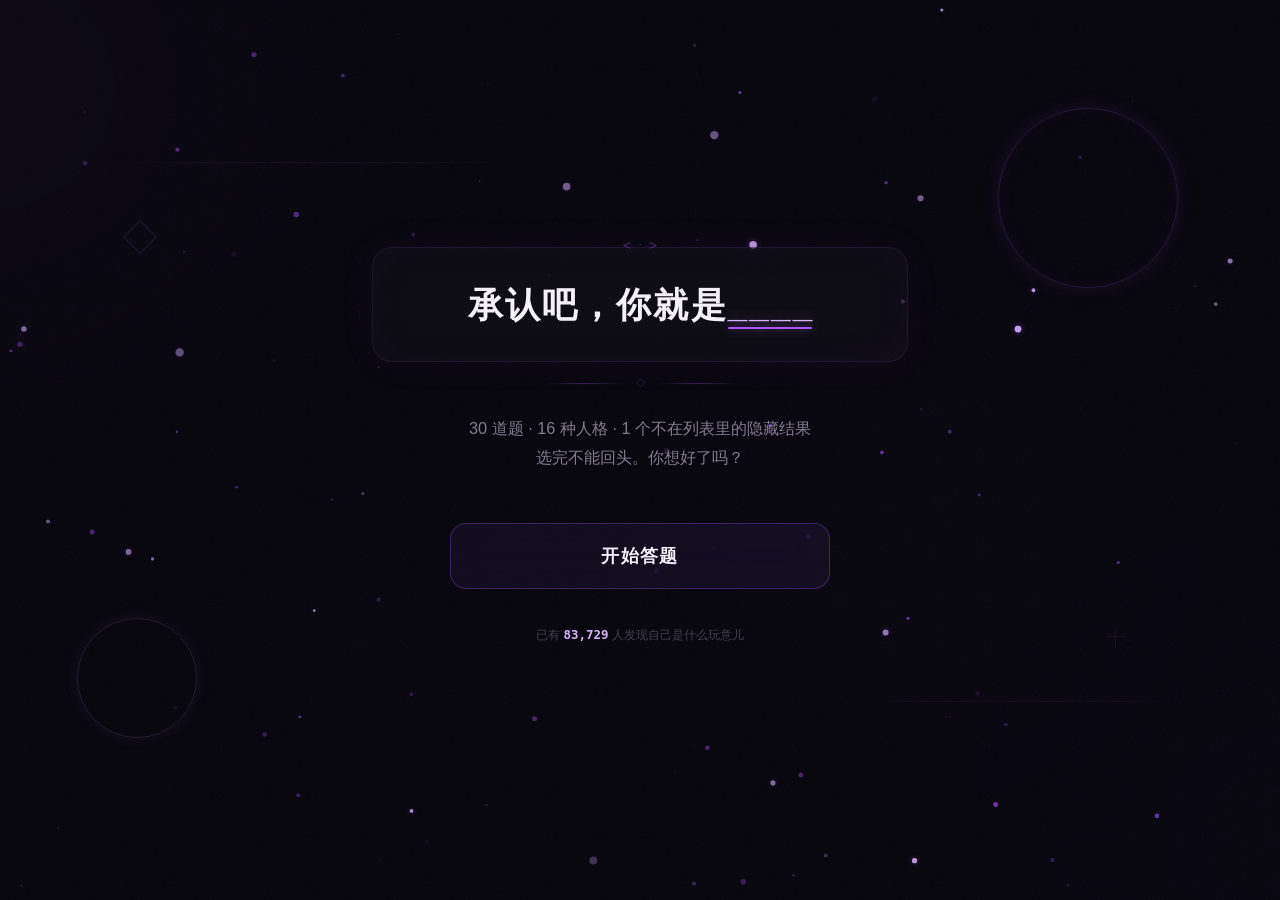
<file: index.html>
<!DOCTYPE html>
<html lang="zh-CN">
<head>
  <meta charset="UTF-8">
  <meta name="viewport" content="width=device-width, initial-scale=1.0, maximum-scale=1.0, user-scalable=no, viewport-fit=cover">
  <title>承认吧，你就是_____</title>
  <link rel="stylesheet" href="style.css?v=20260529">
</head>
<body>

  <div class="grid-bg"></div>
  <div class="scanlines"></div>
  <canvas id="particles"></canvas>

  <div class="orbs">
    <div class="orb orb-1"></div>
    <div class="orb orb-2"></div>
    <div class="orb orb-3"></div>
    <div class="orb orb-4"></div>
  </div>

  <div class="deco-geo deco-ring-1"></div>
  <div class="deco-geo deco-ring-2"></div>
  <div class="deco-geo deco-diamond"></div>
  <div class="deco-geo deco-cross"></div>
  <div class="deco-line deco-line-top"></div>
  <div class="deco-line deco-line-bottom"></div>

  <main class="container">
    <div class="title-ornament">
      <span class="ornament-bracket">&lt;</span>
      <span class="ornament-dot">·</span>
      <span class="ornament-bracket">&gt;</span>
    </div>

    <div class="title-block glass">
      <h1 class="title">
        承认吧，你就是<span class="title-blank" id="titleBlank">_____</span>
      </h1>
    </div>

    <div class="title-divider">
      <span class="divider-line"></span>
      <span class="divider-icon">◇</span>
      <span class="divider-line"></span>
    </div>

    <p class="subtitle">
      30 道题 · 16 种人格 · 1 个不在列表里的隐藏结果<br>
      选完不能回头。你想好了吗？
    </p>

    <button class="btn-start glass" id="btnStart">
      <span class="btn-text">开始答题</span>
      <span class="btn-glow"></span>
    </button>

    <p class="footer-hint">
      已有 <span id="counter">83,729</span> 人发现自己是什么玩意儿
    </p>
  </main>

  <script src="script.js?v=20260529"></script>
</body>
</html>
</file>
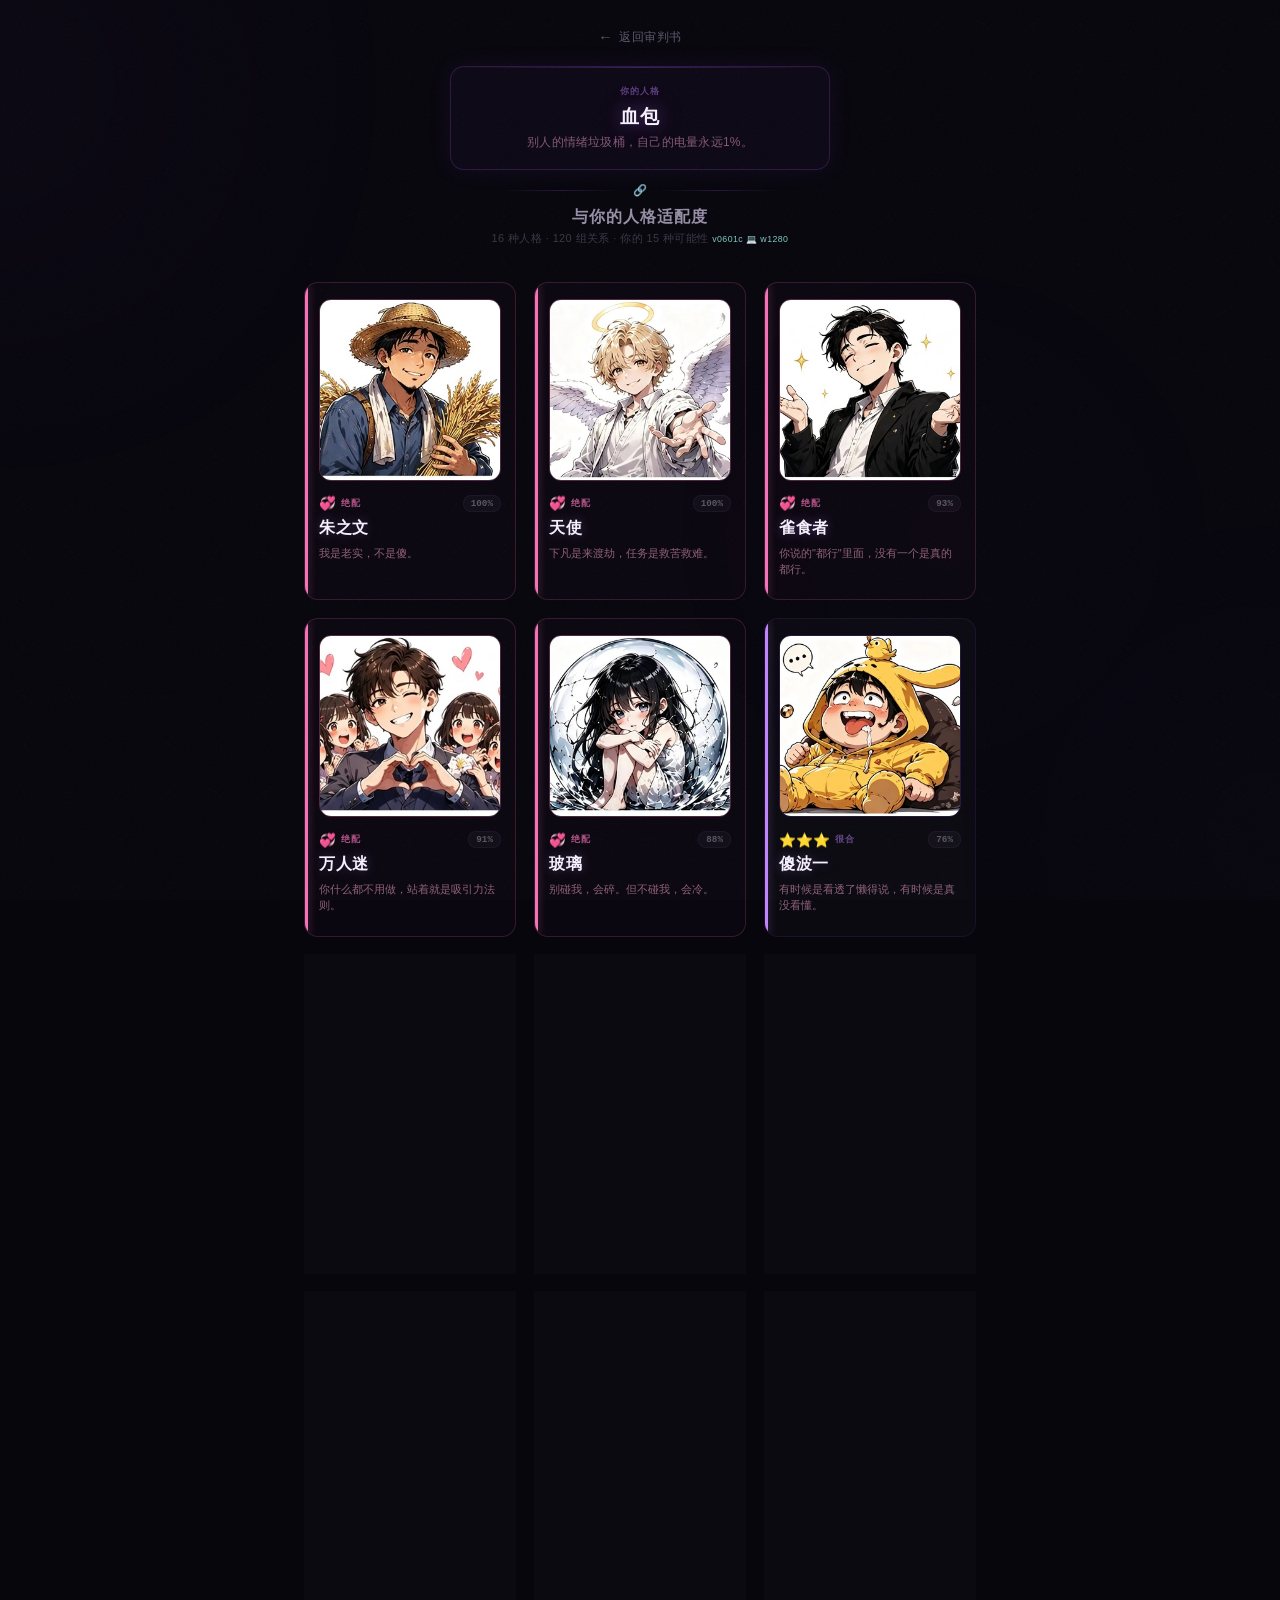
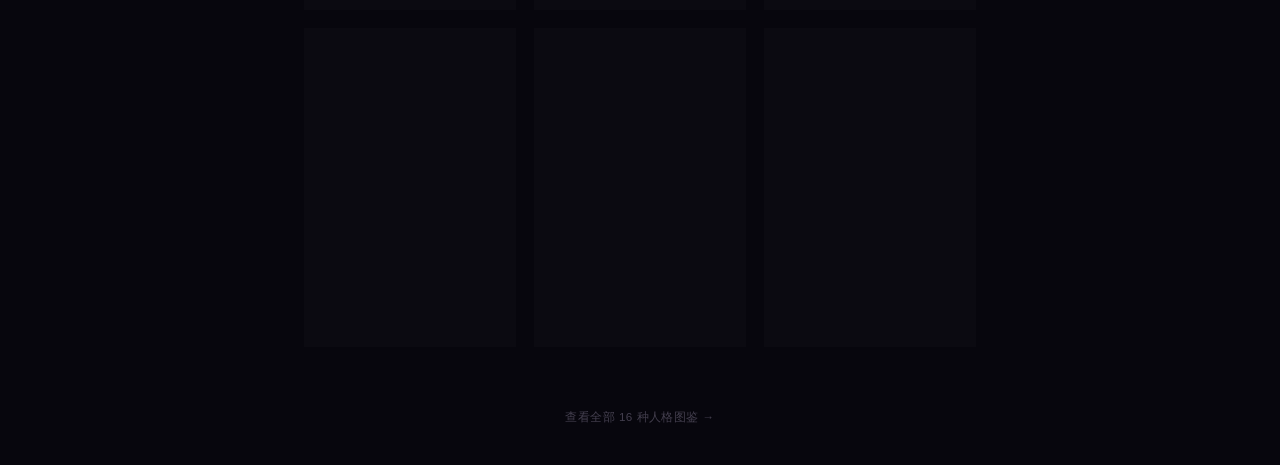
<file: compatibility.html>
<!DOCTYPE html>
<html lang="zh-CN">
<head>
  <meta charset="UTF-8">
  <meta name="viewport" content="width=device-width, initial-scale=1.0, maximum-scale=1.0, user-scalable=no, viewport-fit=cover">
  <meta http-equiv="Cache-Control" content="no-cache, no-store, must-revalidate">
  <meta http-equiv="Pragma" content="no-cache">
  <meta http-equiv="Expires" content="0">
  <title>适配度 — 承认吧，你就是_____</title>
  <link rel="stylesheet" href="style.css?v=20260529">
  <link rel="stylesheet" href="compatibility.css?v=20260601b">

  <!-- ====== 手机端内联样式（绕过所有缓存） ====== -->
  <style id="inline-mobile-style">
    /* 修复 body flex-row 导致页面水平溢出 */
    body { flex-direction: column; justify-content: flex-start; align-items: stretch; }

    html.is-mobile .comp-list {
      display: flex !important;
      flex-direction: column !important;
      gap: 8px !important;
      padding: 8px 10px 40px !important;
    }
    html.is-mobile .comp-card {
      display: flex !important;
      flex-direction: row !important;
      align-items: center !important;
      gap: 10px !important;
      padding: 10px 10px !important;
      border-radius: 12px !important;
      overflow: visible !important;
      flex-wrap: nowrap !important;
    }
    html.is-mobile .comp-card:hover { transform: none !important; }
    html.is-mobile .comp-card:active { transform: scale(0.98) !important; }
    html.is-mobile .comp-card::after {
      top: 6px !important; bottom: 6px !important;
      width: 4px !important;
      border-radius: 0 4px 4px 0 !important;
    }
    html.is-mobile .comp-card::before {
      background: radial-gradient(circle at 0% 50%, rgba(168,85,247,0.06) 0%, transparent 60%) !important;
    }
    /* 头像 → 圆形小图 */
    html.is-mobile .comp-portrait {
      width: 44px !important;
      height: 44px !important;
      aspect-ratio: auto !important;
      border-radius: 50% !important;
      margin-bottom: 0 !important;
      flex-shrink: 0 !important;
      border-width: 1.5px !important;
    }
    /* 信息区 */
    html.is-mobile .comp-body {
      display: flex !important;
      flex-direction: column !important;
      gap: 1px !important;
      flex: 1 1 0% !important;
      min-width: 0 !important;
    }
    /* 星标行 */
    html.is-mobile .comp-rank {
      display: flex !important;
      align-items: center !important;
      gap: 4px !important;
      margin-bottom: 2px !important;
      min-height: 20px !important;
    }
    html.is-mobile .rank-emoji {
      font-size: 0.85rem !important;
      line-height: 1.3 !important;
      flex-shrink: 0 !important;
    }
    html.is-mobile .rank-label {
      font-size: 0.55rem !important;
      flex-shrink: 0 !important;
    }
    html.is-mobile .comp-score-badge {
      font-size: 0.55rem !important;
      padding: 1px 6px !important;
      flex-shrink: 0 !important;
    }
    /* 名字 */
    html.is-mobile .comp-target-name {
      font-size: 0.88rem !important;
      margin-bottom: 1px !important;
      line-height: 1.2 !important;
    }
    /* 描述 */
    html.is-mobile .comp-desc {
      display: block !important;
      font-size: 0.64rem !important;
      line-height: 1.3 !important;
      white-space: nowrap !important;
      text-overflow: ellipsis !important;
      overflow: hidden !important;
      margin-bottom: 0 !important;
    }
    /* 手机端绝不展开卡片行内详情 */
    html.is-mobile .comp-card .comp-detail {
      display: none !important;
    }

    /* 返回按钮可见性 */
    html.is-mobile .back-btn {
      color: rgba(200,190,220,0.7) !important;
      font-size: 0.85rem !important;
    }
    html.is-mobile .back-btn:active {
      color: rgba(192,132,252,0.9) !important;
    }

    /* 弹窗样式（移动端动画） */
    @keyframes cardInMobile {
      from { opacity: 0; transform: translateX(-12px); }
      to   { opacity: 1; transform: translateX(0); }
    }
    html.is-mobile .comp-card {
      animation-name: cardInMobile !important;
    }

    /* ---- 弹窗 overlay ---- */
    .comp-modal-overlay {
      position: fixed; inset: 0; z-index: 200;
      background: rgba(7,6,13,0.88);
      backdrop-filter: blur(16px);
      -webkit-backdrop-filter: blur(16px);
      display: flex; align-items: flex-end; justify-content: center;
      padding: 0;
      opacity: 0; pointer-events: none;
      transition: opacity 0.28s ease;
    }
    .comp-modal-overlay.active {
      opacity: 1; pointer-events: auto;
    }
    .comp-modal-card {
      position: relative;
      width: 100%; max-width: 440px;
      max-height: 82vh; overflow-y: auto;
      padding: 28px 20px 32px;
      border-radius: 20px 20px 0 0;
      border: 1px solid rgba(168,85,247,0.15);
      border-bottom: none;
      background: rgba(18,14,36,0.97);
      backdrop-filter: blur(24px);
      -webkit-backdrop-filter: blur(24px);
      box-shadow: 0 -8px 60px rgba(168,85,247,0.12), 0 -2px 120px rgba(0,0,0,0.4);
      transform: translateY(100%);
      transition: transform 0.35s cubic-bezier(0.32, 0.72, 0, 1);
    }
    .comp-modal-overlay.active .comp-modal-card {
      transform: translateY(0);
    }
    .comp-modal-close {
      position: absolute; top: 12px; right: 14px;
      width: 32px; height: 32px; border-radius: 50%;
      border: 1px solid rgba(168,85,247,0.2);
      background: rgba(255,255,255,0.03);
      color: rgba(200,190,220,0.6); font-size: 1rem; line-height: 1;
      cursor: pointer;
      display: flex; align-items: center; justify-content: center;
      -webkit-tap-highlight-color: transparent;
    }
    .comp-modal-close:active {
      border-color: rgba(192,132,252,0.5);
      color: #c084fc;
      box-shadow: 0 0 14px rgba(192,132,252,0.2);
    }
    .comp-modal-portrait {
      display: block;
      width: 80px; height: 80px;
      border-radius: 50%;
      object-fit: cover;
      margin: 0 auto 12px;
      border: 2px solid rgba(168,85,247,0.3);
      box-shadow: 0 0 24px rgba(168,85,247,0.2);
    }
    .comp-modal-name {
      text-align: center;
      font-size: 1.5rem; font-weight: 900;
      color: #f3f0f9; letter-spacing: 0.04em;
      margin-bottom: 8px;
      text-shadow: 0 0 18px rgba(192,132,252,0.35);
    }
    .comp-modal-rank {
      display: flex; align-items: center; justify-content: center; gap: 6px;
      margin-bottom: 16px;
      font-size: 0.82rem;
    }
    .comp-modal-rank .rank-emoji { font-size: 1rem; line-height: 1.3; }
    .comp-modal-rank .rank-label {
      font-size: 0.68rem; font-weight: 700;
      color: rgba(192,132,252,0.7);
      letter-spacing: 0.06em;
    }
    .comp-modal-rank .comp-score-badge {
      font-size: 0.68rem; font-weight: 700;
      padding: 3px 8px; border-radius: 8px;
      color: rgba(180,170,200,0.55);
      background: rgba(255,255,255,0.04);
      border: 1px solid rgba(168,85,247,0.12);
      font-family: "SF Mono","JetBrains Mono","Cascadia Code","Consolas",monospace;
    }
    .comp-modal-detail {
      font-size: 0.85rem; line-height: 1.85;
      color: rgba(226,215,240,0.65);
      letter-spacing: 0.02em;
      padding: 14px 16px;
      border-radius: 12px;
      background: rgba(168,85,247,0.04);
      border: 1px solid rgba(168,85,247,0.08);
    }
  </style>
</head>
<body>

  <div class="grid-bg"></div>
  <div class="scanlines"></div>
  <canvas id="particles"></canvas>

  <div class="orbs">
    <div class="orb orb-1"></div>
    <div class="orb orb-2"></div>
    <div class="orb orb-3"></div>
  </div>

  <!-- 头部 -->
  <header class="comp-header" id="compHeader">
    <a href="result.html" class="back-btn">
      <span class="back-arrow">←</span>
      <span>返回审判书</span>
    </a>

    <div class="user-card" id="userCard">
      <div class="user-card-label">你的人格</div>
      <div class="user-card-name" id="userName">_____</div>
      <div class="user-card-knife" id="userKnife"></div>
    </div>

    <div class="header-ornament">
      <span class="orn-line"></span>
      <span class="orn-symbol">🔗</span>
      <span class="orn-line"></span>
    </div>
    <h2 class="section-heading">与你的人格适配度</h2>
    <p class="section-sub">16 种人格 · 120 组关系 · 你的 15 种可能性 <span style="color:#7ec8c0;font-size:0.55rem;" id="verTag"></span></p>
  </header>

  <!-- 适配度列表 -->
  <main class="comp-list" id="compList"></main>

  <!-- 底部图鉴入口 -->
  <footer class="comp-footer">
    <a href="gallery.html" class="footer-link">查看全部 16 种人格图鉴 →</a>
  </footer>

  <!-- ====== 手机端内联脚本（绕过缓存） ====== -->
  <script>
  (function(){
    // 手机检测：宽度 < 768 或支持触摸（微信浏览器兼容）
    var IS_MOBILE = window.innerWidth < 768 || ('ontouchstart' in window);
    if (IS_MOBILE) {
      document.documentElement.classList.add('is-mobile');
    }
    // 版本标记
    var vt = document.getElementById('verTag');
    if (vt) vt.textContent = 'v0601c ' + (IS_MOBILE ? '📱' : '💻') + ' w' + window.innerWidth;

    // 劫持 compatibility.js 渲染完成后的卡片点击
    // 用 MutationObserver 监听卡片生成，替换点击行为
    function bindMobileCards() {
      var list = document.getElementById('compList');
      if (!list) return;
      var cards = list.querySelectorAll('.comp-card');
      for (var i = 0; i < cards.length; i++) {
        (function(card){
          // 移除旧事件（通过克隆节点）
          var newCard = card.cloneNode(true);
          card.parentNode.replaceChild(newCard, card);

          function showModal() {
            if (!IS_MOBILE) return;
            var name = newCard.querySelector('.comp-target-name').textContent;
            var img = newCard.querySelector('.comp-portrait').src;
            var rankHTML = newCard.querySelector('.comp-rank').innerHTML;
            var detail = newCard.querySelector('.comp-detail').textContent;

            var overlay = document.createElement('div');
            overlay.className = 'comp-modal-overlay';
            overlay.innerHTML =
              '<div class="comp-modal-card">' +
              '<button class="comp-modal-close">&times;</button>' +
              '<img class="comp-modal-portrait" src="' + img + '" alt="' + name + '">' +
              '<h3 class="comp-modal-name">' + name + '</h3>' +
              '<div class="comp-modal-rank">' + rankHTML + '</div>' +
              '<div class="comp-modal-detail">' + detail + '</div>' +
              '</div>';

            document.body.appendChild(overlay);
            requestAnimationFrame(function(){ overlay.classList.add('active'); });

            function close() {
              overlay.classList.remove('active');
              setTimeout(function(){
                if (overlay.parentNode) overlay.parentNode.removeChild(overlay);
              }, 300);
            }
            overlay.querySelector('.comp-modal-close').addEventListener('click', close);
            overlay.addEventListener('click', function(e){ if(e.target===overlay) close(); });
            overlay.addEventListener('touchend', function(e){ if(e.target===overlay){ e.preventDefault(); close(); }});
          }

          // 滑动不误触：记录 touchstart 位置，移动超过 10px 算滑动
          var tsX = 0, tsY = 0;
          newCard.addEventListener('touchstart', function(e){
            tsX = e.touches[0].clientX; tsY = e.touches[0].clientY;
          }, {passive: true});
          newCard.addEventListener('click', function(e){
            if (IS_MOBILE) { e.stopPropagation(); showModal(); }
          });
          newCard.addEventListener('touchend', function(e){
            if (!IS_MOBILE) return;
            var dx = Math.abs(e.changedTouches[0].clientX - tsX);
            var dy = Math.abs(e.changedTouches[0].clientY - tsY);
            if (dx < 10 && dy < 10) {  // 轻点才触发，滑动忽略
              e.preventDefault(); e.stopPropagation(); showModal();
            }
          });
        })(cards[i]);
      }
    }

    // 轮询等待卡片渲染完成，最多等 5 秒
    var attempts = 0;
    var poll = setInterval(function(){
      attempts++;
      var cards = document.querySelectorAll('#compList .comp-card');
      if (cards.length > 0) {
        clearInterval(poll);
        bindMobileCards();
      } else if (attempts > 50) {
        clearInterval(poll);
      }
    }, 100);
  })();
  </script>

  <script src="script.js?v=20260529"></script>
  <script src="compatibility.js?v=20260601b"></script>
</body>
</html>
</file>
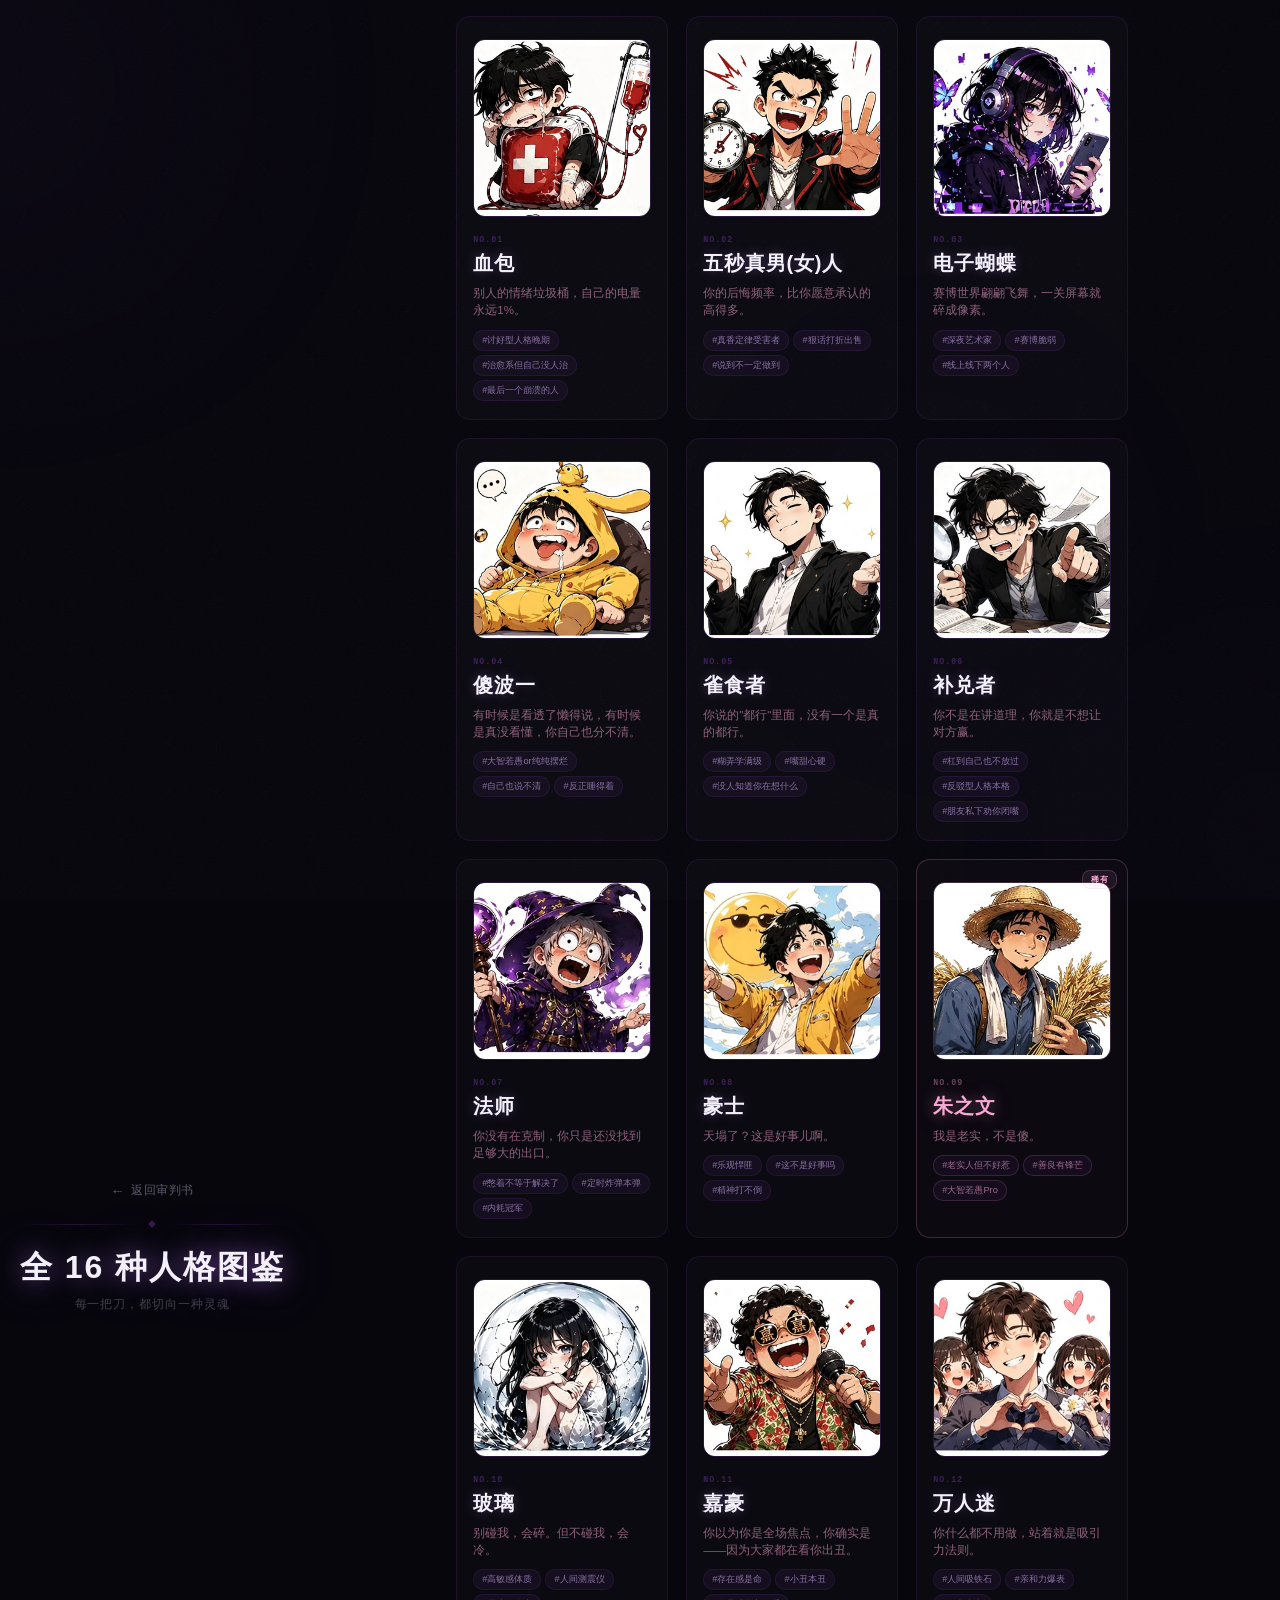
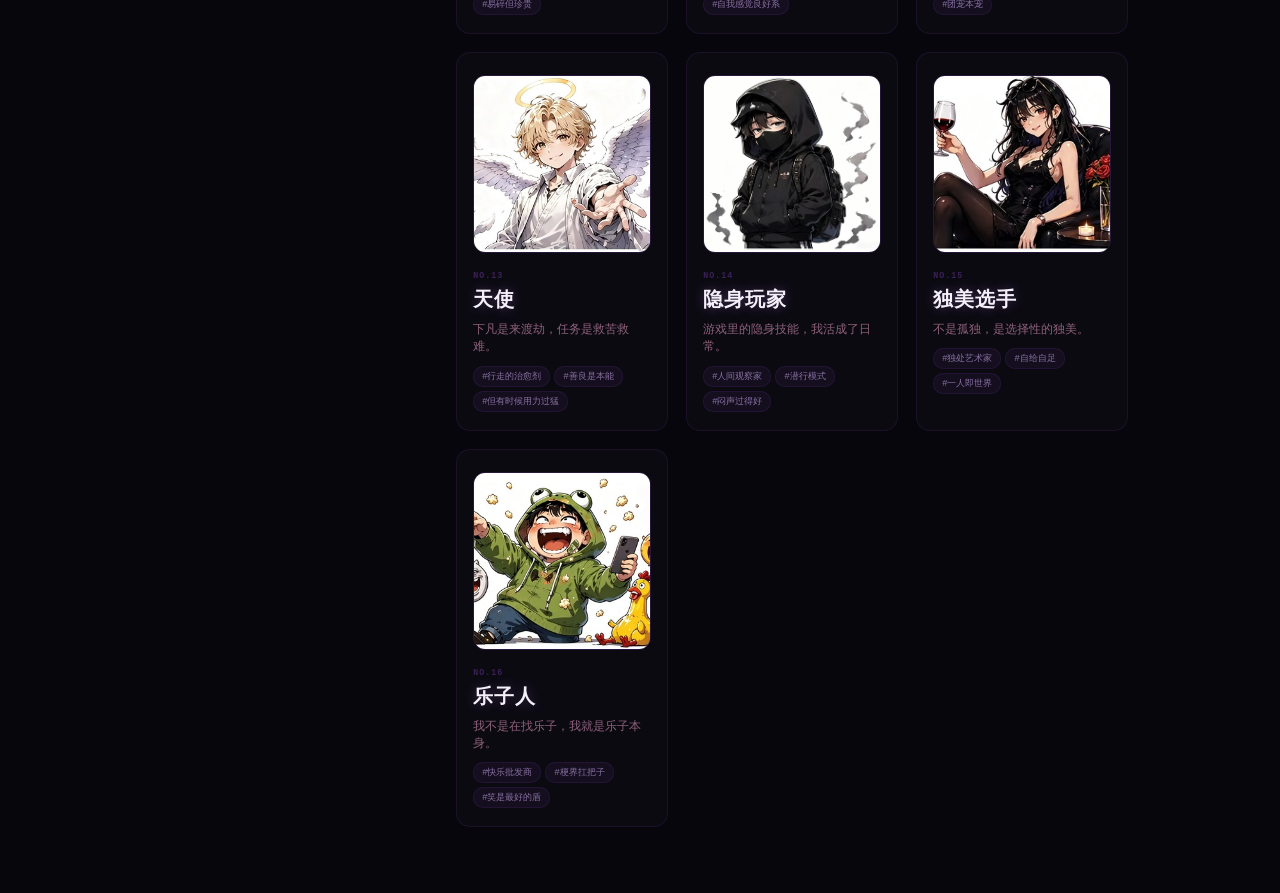
<file: gallery.html>
<!DOCTYPE html>
<html lang="zh-CN">
<head>
  <meta charset="UTF-8">
  <meta name="viewport" content="width=device-width, initial-scale=1.0, maximum-scale=1.0, user-scalable=no, viewport-fit=cover">
  <title>全人格图鉴 — 承认吧，你就是_____</title>
  <link rel="stylesheet" href="style.css?v=20260529">
  <link rel="stylesheet" href="gallery.css?v=20260530">
</head>
<body>

  <div class="grid-bg"></div>
  <div class="scanlines"></div>
  <canvas id="particles"></canvas>

  <div class="orbs">
    <div class="orb orb-1"></div>
    <div class="orb orb-2"></div>
    <div class="orb orb-3"></div>
  </div>

  <!-- 标题区 -->
  <header class="gallery-header">
    <a href="result.html" class="back-btn">
      <span class="back-arrow">←</span>
      <span>返回审判书</span>
    </a>
    <div class="header-ornament">
      <span class="orn-line"></span>
      <span class="orn-symbol">◆</span>
      <span class="orn-line"></span>
    </div>
    <h1 class="header-title">全 16 种人格图鉴</h1>
    <p class="header-sub">每一把刀，都切向一种灵魂</p>
  </header>

  <!-- 卡片网格 -->
  <main class="gallery-grid" id="galleryGrid"></main>

  <!-- 详情弹窗 -->
  <div class="modal-overlay" id="modalOverlay">
    <div class="modal-card" id="modalCard">
      <button class="modal-close" id="modalClose">✕</button>
      <div class="modal-inner" id="modalInner"></div>
    </div>
  </div>

  <script src="script.js?v=20260529"></script>
  <script src="gallery.js?v=20260531"></script>
</body>
</html>
</file>
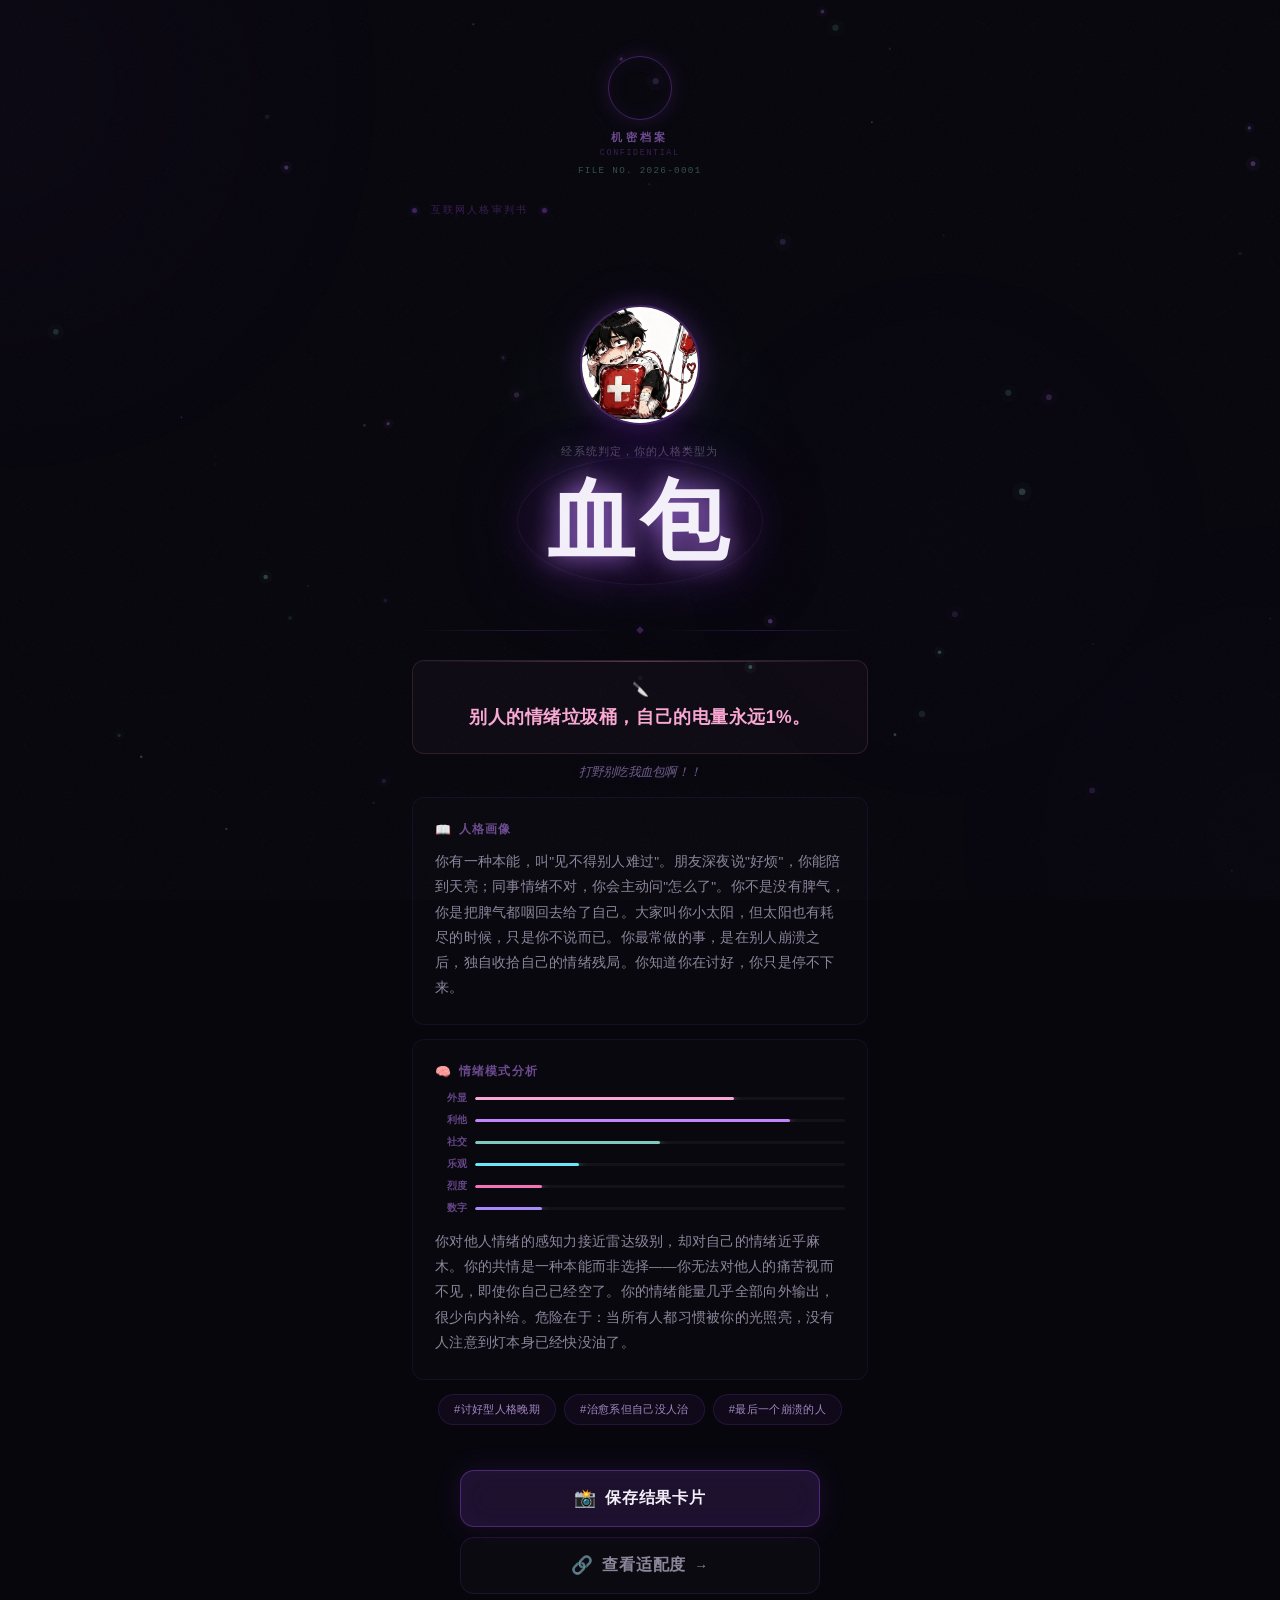
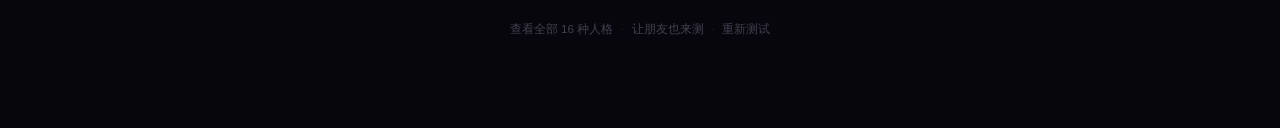
<file: result.html>
<!DOCTYPE html>
<html lang="zh-CN">
<head>
  <meta charset="UTF-8">
  <meta name="viewport" content="width=device-width, initial-scale=1.0, maximum-scale=1.0, user-scalable=no, viewport-fit=cover">
  <title>你的审判书 — 承认吧，你就是_____</title>
  <link rel="stylesheet" href="style.css?v=20260529">
  <link rel="stylesheet" href="result.css?v=20260530d">
</head>
<body>

  <div class="grid-bg"></div>
  <div class="scanlines"></div>
  <canvas id="particles"></canvas>
  <canvas id="verdictFx"></canvas>

  <!-- 光晕 -->
  <div class="orbs">
    <div class="orb orb-1"></div>
    <div class="orb orb-2"></div>
    <div class="orb orb-3"></div>
  </div>

  <!-- ====== 审判书主容器 ====== -->
  <main class="verdict-dossier">

    <!-- 顶部机密印章 -->
    <div class="dossier-stamp">
      <div class="stamp-ring"></div>
      <div class="stamp-text">机密档案</div>
      <div class="stamp-sub">CONFIDENTIAL</div>
      <div class="stamp-no">FILE NO. <span id="fileNo">2026-0001</span></div>
    </div>

    <!-- 封印线 -->
    <div class="seal-line">
      <span class="seal-dot"></span>
      <span class="seal-label">互联网人格审判书</span>
      <span class="seal-dot"></span>
    </div>

    <!-- 人格名称 -->
    <div class="name-shrine" id="nameShrine">
      <div class="name-aura"></div>
      <img class="portrait-img" id="portraitImg" src="" alt="">
      <div class="name-subtitle">经系统判定，你的人格类型为</div>
      <h1 class="name-title" id="personaName">_____</h1>
    </div>

    <!-- 分割装饰 -->
    <div class="divider-ornament">
      <span class="orn-line"></span>
      <span class="orn-symbol">◆</span>
      <span class="orn-line"></span>
    </div>

    <!-- 🔪 -->
    <section class="section-knife" id="sectionKnife">
      <div class="section-icon">🔪</div>
      <p class="knife-quote" id="knifeText"></p>
    </section>

    <!-- 趣味文字 -->
    <div class="easter-egg" id="verdictFun">
      <p class="egg-text" id="funText"></p>
    </div>

    <!-- 📖 人格画像 -->
    <section class="section-portrait" id="sectionPortrait">
      <div class="section-head">
        <span class="section-icon">📖</span>
        <span class="section-title">人格画像</span>
      </div>
      <p class="portrait-text" id="descText"></p>
    </section>

    <!-- 🧠 情绪分析 -->
    <section class="section-emotion" id="sectionEmotion">
      <div class="section-head">
        <span class="section-icon">🧠</span>
        <span class="section-title">情绪模式分析</span>
      </div>
      <div class="emotion-bars" id="emotionBars"></div>
      <p class="emotion-text" id="emotionText"></p>
    </section>

    <!-- 🏷️ 标签 -->
    <div class="tag-cluster" id="verdictTags"></div>

    <!-- 分割 -->
    <div class="divider-dots">
      <span>·</span><span>·</span><span>·</span>
    </div>

    <!-- 按钮区 -->
    <div class="action-group">
      <button class="action-btn primary" id="btnShare">
        <span class="btn-icon">📸</span>
        <span>保存结果卡片</span>
      </button>
      <button class="action-btn" id="btnCompatibility">
        <span class="btn-icon">🔗</span>
        <span>查看适配度</span>
        <span class="btn-arrow">→</span>
      </button>
    </div>

    <!-- 底部入口 -->
    <nav class="dossier-footer">
      <a href="#" class="footer-link" id="linkAll">查看全部 16 种人格</a>
      <span class="footer-divider">·</span>
      <a href="test.html" class="footer-link">让朋友也来测</a>
      <span class="footer-divider">·</span>
      <a href="test.html" class="footer-link">重新测试</a>
    </nav>

  </main>

  <script src="script.js?v=20260529"></script>
  <script src="result.js?v=20260531"></script>
</body>
</html>
</file>
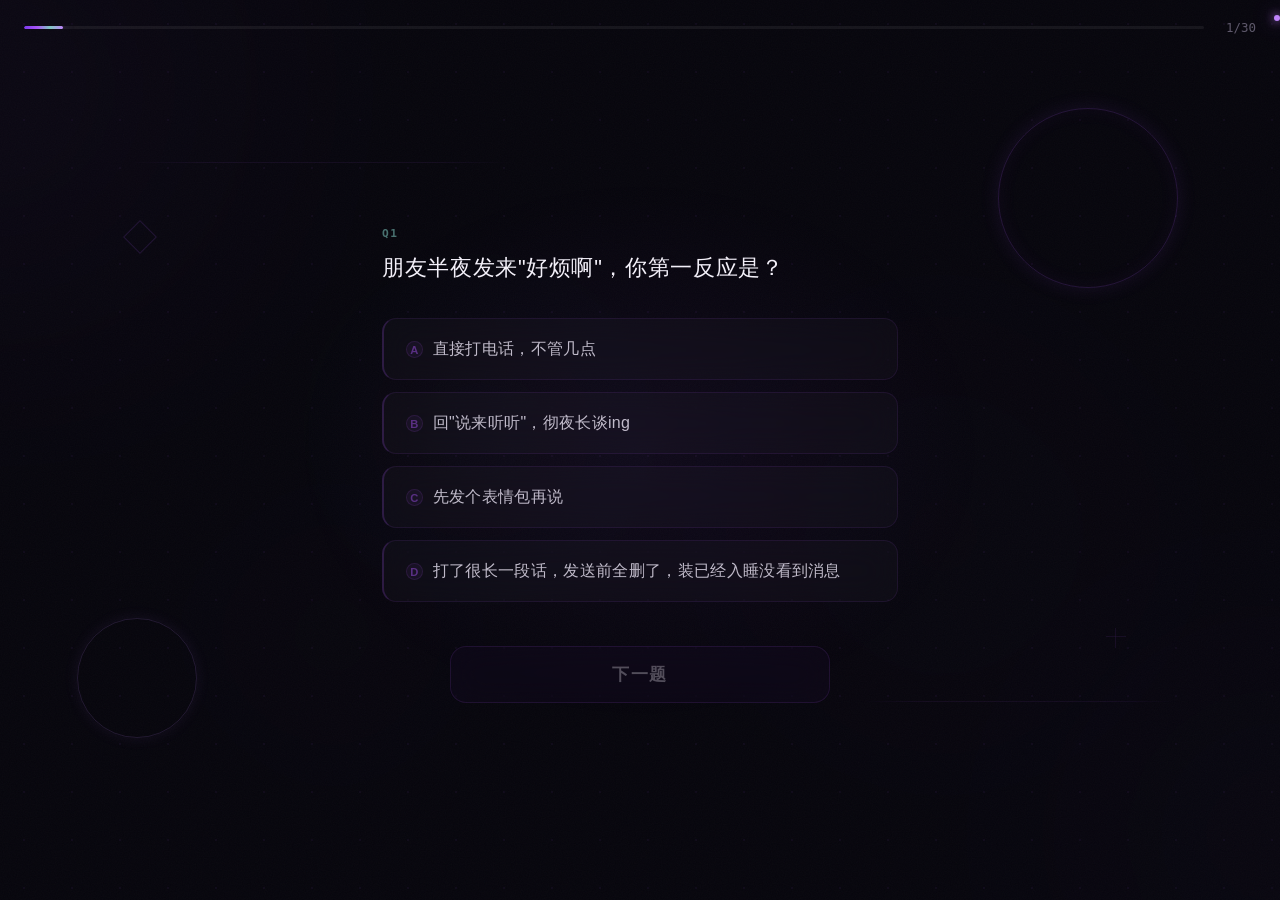
<file: test.html>
<!DOCTYPE html>
<html lang="zh-CN">
<head>
  <meta charset="UTF-8">
  <meta name="viewport" content="width=device-width, initial-scale=1.0, maximum-scale=1.0, user-scalable=no, viewport-fit=cover">
  <title>测试中 — 承认吧，你就是_____</title>
  <link rel="stylesheet" href="style.css?v=20260529">
  <link rel="stylesheet" href="test.css?v=20260529b">
</head>
<body>

  <div class="grid-bg"></div>
  <div class="scanlines"></div>
  <canvas id="particles"></canvas>
  <canvas id="glitchFx"></canvas>

  <!-- 光晕层：4个紫 + 1个薄荷绿打破压抑 -->
  <div class="orbs">
    <div class="orb orb-1"></div>
    <div class="orb orb-2"></div>
    <div class="orb orb-3"></div>
    <div class="orb orb-4"></div>
    <div class="orb orb-mint"></div>
  </div>

  <!-- 装饰几何 -->
  <div class="deco-geo deco-ring-1"></div>
  <div class="deco-geo deco-ring-2"></div>
  <div class="deco-geo deco-diamond"></div>
  <div class="deco-geo deco-cross"></div>
  <div class="deco-line deco-line-top"></div>
  <div class="deco-line deco-line-bottom"></div>

  <!-- 题目区光晕 -->
  <div class="question-aura"></div>

  <!-- 进度条 -->
  <div class="progress-wrap">
    <div class="progress-track">
      <div class="progress-fill" id="progressFill"></div>
    </div>
    <span class="progress-num" id="progressNum">1/30</span>
  </div>

  <!-- 题目区域 -->
  <main class="test-container" id="testContainer">
    <div class="question-stage" id="questionStage">
      <div class="question-number" id="questionNumber">Q1</div>
      <h2 class="question-text" id="questionText"></h2>
      <div class="options-list" id="optionsList"></div>
    </div>

    <button class="btn-next" id="btnNext" disabled>
      <span class="btn-next-text">下一题</span>
      <span class="btn-next-glow"></span>
    </button>
  </main>

  <script src="script.js?v=20260529"></script>
  <script src="test.js?v=20260529g"></script>
</body>
</html>
</file>
<file: style.css>
/* ===========================
   承认吧，你就是_____ — 首页样式
   风格：霓虹紫 + 赛博神秘 + 玻璃拟态
   全设备居中自适应
   =========================== */

*, *::before, *::after { margin: 0; padding: 0; box-sizing: border-box; }

:root {
  --bg: #07060d;
  --purple-300: #d8b4fe;
  --purple-400: #c084fc;
  --purple-500: #a855f7;
  --purple-600: #9333ea;
  --purple-glow: rgba(168,85,247,0.3);
  --purple-glow-strong: rgba(192,132,252,0.5);
  --text-primary: #f3f0f9;
  --text-secondary: rgba(211,201,230,0.6);
  --text-hint: rgba(180,170,200,0.35);
  --glass-bg: rgba(255,255,255,0.025);
  --glass-border: rgba(168,85,247,0.15);
  --glass-border-hover: rgba(168,85,247,0.45);
}

html { width: 100%; height: 100%; }

body {
  width: 100%;
  min-height: 100vh;
  min-height: 100dvh;
  margin: 0;
  padding: 0;
  background: #07060d;
  font-family: -apple-system, BlinkMacSystemFont, "PingFang SC", "Microsoft YaHei", "Hiragino Sans GB", "Noto Sans SC", sans-serif;
  color: #f3f0f9;
  overflow-x: hidden;
  -webkit-font-smoothing: antialiased;
  -webkit-tap-highlight-color: transparent;
  user-select: none;
  display: flex;
  align-items: center;
  justify-content: center;
}

/* ===========================
   背景层
   =========================== */

.grid-bg {
  position: fixed; inset: 0; z-index: 0; pointer-events: none;
  opacity: 0.08;
  background-image: radial-gradient(circle, rgba(168,85,247,0.6) 1px, transparent 1px);
  background-size: 48px 48px;
}

.scanlines {
  position: fixed; inset: 0; z-index: 1; pointer-events: none;
  opacity: 0.03;
  background: repeating-linear-gradient(0deg, transparent, transparent 2px, rgba(255,255,255,0.015) 2px, rgba(255,255,255,0.015) 4px);
}

body::after {
  content: '';
  position: fixed; inset: 0; z-index: 1; pointer-events: none;
  opacity: 0.03;
  background-image: url("data:image/svg+xml,%3Csvg viewBox='0 0 256 256' xmlns='http://www.w3.org/2000/svg'%3E%3Cfilter id='n'%3E%3CfeTurbulence type='fractalNoise' baseFrequency='0.85' numOctaves='4' stitchTiles='stitch'/%3E%3C/filter%3E%3Crect width='100%25' height='100%25' filter='url(%23n)'/%3E%3C/svg%3E");
  background-repeat: repeat;
  background-size: 256px 256px;
}

canvas#particles {
  position: fixed; inset: 0; z-index: 2; pointer-events: none;
}

/* ===========================
   光晕
   =========================== */

.orbs { position: fixed; inset: 0; z-index: 0; pointer-events: none; overflow: hidden; }
.orb { position: absolute; border-radius: 50%; filter: blur(140px); opacity: 0.22; }
.orb-1 { width:500px; height:500px; background:radial-gradient(circle, rgba(168,85,247,0.45) 0%, transparent 70%); top:-18%; left:-20%; animation:orbFloat1 16s ease-in-out infinite; }
.orb-2 { width:400px; height:400px; background:radial-gradient(circle, rgba(139,92,246,0.35) 0%, transparent 70%); bottom:-15%; right:-15%; animation:orbFloat2 18s ease-in-out infinite; }
.orb-3 { width:350px; height:350px; background:radial-gradient(circle, rgba(192,132,252,0.3) 0%, transparent 70%); top:40%; left:60%; animation:orbFloat3 14s ease-in-out infinite; }
.orb-4 { width:280px; height:280px; background:radial-gradient(circle, rgba(216,180,254,0.25) 0%, transparent 70%); top:55%; left:15%; animation:orbFloat1 20s ease-in-out infinite; }

@keyframes orbFloat1 {
  0%,100%{transform:translate(0,0) scale(1)} 25%{transform:translate(45px,-55px) scale(1.1)} 50%{transform:translate(-30px,25px) scale(0.92)} 75%{transform:translate(20px,40px) scale(1.06)}
}
@keyframes orbFloat2 {
  0%,100%{transform:translate(0,0) scale(1)} 30%{transform:translate(-50px,-30px) scale(1.08)} 60%{transform:translate(35px,-20px) scale(0.94)} 85%{transform:translate(-15px,45px) scale(1.04)}
}
@keyframes orbFloat3 {
  0%,100%{transform:translate(0,0) scale(1)} 20%{transform:translate(40px,30px) scale(1.07)} 50%{transform:translate(-40px,-35px) scale(0.93)} 80%{transform:translate(10px,-20px) scale(1.05)}
}

/* ===========================
   装饰几何元素
   =========================== */

.deco-geo { position:fixed; z-index:3; pointer-events:none; }
.deco-ring-1 { width:140px; height:140px; top:12%; right:8%; border-radius:50%; border:1px solid rgba(168,85,247,0.18); box-shadow:0 0 20px rgba(168,85,247,0.1), inset 0 0 20px rgba(168,85,247,0.05); animation:ringPulse 6s ease-in-out infinite, ringSpin 30s linear infinite; }
.deco-ring-2 { width:90px; height:90px; bottom:18%; left:6%; border-radius:50%; border:1px solid rgba(192,132,252,0.14); box-shadow:0 0 15px rgba(192,132,252,0.08); animation:ringPulse 8s ease-in-out 2s infinite; }
@keyframes ringPulse { 0%,100%{opacity:0.5;transform:scale(1)} 50%{opacity:1;transform:scale(1.12)} }
@keyframes ringSpin { from{transform:rotate(0deg)} to{transform:rotate(360deg)} }
.deco-diamond { width:24px; height:24px; top:25%; left:10%; border:1px solid rgba(168,85,247,0.15); transform:rotate(45deg); animation:diamondFloat 10s ease-in-out infinite; }
@keyframes diamondFloat { 0%,100%{transform:rotate(45deg) translate(0,0);opacity:0.4} 50%{transform:rotate(45deg) translate(10px,-15px);opacity:0.8} }
.deco-cross { width:20px; height:20px; bottom:28%; right:12%; opacity:0.3; animation:crossFloat 7s ease-in-out infinite; }
.deco-cross::before, .deco-cross::after { content:''; position:absolute; background:rgba(168,85,247,0.3); }
.deco-cross::before { top:8px; left:0; width:20px; height:1px; }
.deco-cross::after  { top:0; left:9px; width:1px; height:20px; }
@keyframes crossFloat { 0%,100%{opacity:0.2;transform:translate(0,0) rotate(0deg)} 50%{opacity:0.55;transform:translate(-8px,-10px) rotate(25deg)} }

.deco-line { position:fixed; z-index:3; pointer-events:none; height:1px; opacity:0.12;
  background:linear-gradient(90deg, transparent 0%, rgba(168,85,247,0.6) 20%, rgba(168,85,247,0.6) 80%, transparent 100%); }
.deco-line-top    { top:18%; left:10%; width:30%; }
.deco-line-bottom { bottom:22%; right:8%; width:25%; }

/* ===========================
   主容器
   =========================== */

.container {
  position: relative; z-index: 10;
  display: flex; flex-direction: column;
  align-items: center; justify-content: center; text-align: center;
  width: 100%; max-width: 560px;
  margin: 0 auto;
  padding: 40px 20px 60px;
}

/* ===========================
   玻璃拟态
   =========================== */

.glass {
  background: rgba(255,255,255,0.025);
  backdrop-filter: blur(20px);
  -webkit-backdrop-filter: blur(20px);
  border: 1px solid rgba(168,85,247,0.15);
  border-radius: 20px;
}

/* ===========================
   标题
   =========================== */

.title-ornament { display:flex; align-items:center; gap:8px; margin-bottom:-6px; position:relative; z-index:2; animation:fadeSlideUp 0.8s ease-out both; }
.ornament-bracket { font-size:0.85rem; color:rgba(168,85,247,0.35); font-family:"SF Mono","JetBrains Mono","Cascadia Code","Consolas",monospace; }
.ornament-dot { font-size:0.5rem; color:rgba(192,132,252,0.5); animation:dotBlink 2s ease-in-out infinite; }
@keyframes dotBlink { 0%,100%{opacity:0.3} 50%{opacity:1} }

.title-block {
  padding: 24px 20px; margin-bottom: 16px; width: 100%; max-width: 100%;
  border:1px solid rgba(168,85,247,0.12);
  box-shadow:0 0 40px rgba(168,85,247,0.05), inset 0 0 40px rgba(168,85,247,0.03);
  animation:fadeSlideUp 0.8s ease-out both;
  overflow: hidden;
}

.title {
  font-size: clamp(1.1rem, 4vw, 2rem);
  font-weight: 600; line-height: 1.4; letter-spacing: 0.04em;
  color: #f3f0f9;
  white-space: nowrap; text-align: center;
}

.title-blank {
  display:inline-block; color:#d8b4fe;
  width:2.4em; text-align:left; vertical-align:baseline;
  text-shadow:0 0 12px rgba(192,132,252,0.5), 0 0 40px rgba(168,85,247,0.3), 0 0 80px rgba(168,85,247,0.18);
  animation:blankPulse 2.6s ease-in-out infinite;
  position:relative;
}
.title-blank::after {
  content:''; position:absolute; bottom:0; left:0; width:100%; height:2px;
  background:#a855f7; border-radius:1px;
  box-shadow:0 0 10px rgba(192,132,252,0.5);
  animation:lineGlow 2.6s ease-in-out infinite;
}
@keyframes blankPulse {
  0%,100%{text-shadow:0 0 12px rgba(192,132,252,0.5),0 0 40px rgba(168,85,247,0.3),0 0 80px rgba(168,85,247,0.18);opacity:1}
  50%{text-shadow:0 0 22px rgba(192,132,252,0.5),0 0 65px rgba(168,85,247,0.3),0 0 110px rgba(168,85,247,0.35);opacity:0.82}
}
@keyframes lineGlow {
  0%,100%{box-shadow:0 0 8px rgba(192,132,252,0.5)} 50%{box-shadow:0 0 18px rgba(192,132,252,0.5),0 0 36px rgba(168,85,247,0.3)}
}

.title-divider { display:flex; align-items:center; justify-content:center; gap:12px; width:100%; margin-bottom:24px; animation:fadeSlideUp 0.8s 0.1s ease-out both; }
.divider-line { flex:0 1 80px; max-width:80px; height:1px; background:linear-gradient(90deg, transparent, rgba(168,85,247,0.3), transparent); }
.divider-icon { font-size:0.55rem; color:rgba(168,85,247,0.4); animation:iconSpin 8s linear infinite; }
@keyframes iconSpin { from{transform:rotate(0deg)} to{transform:rotate(360deg)} }
@keyframes fadeSlideUp { from{opacity:0;transform:translateY(24px)} to{opacity:1;transform:translateY(0)} }

/* ===========================
   副标题
   =========================== */

.subtitle { font-size:0.92rem; line-height:1.8; color:rgba(211,201,230,0.6); margin-bottom:42px; animation:fadeSlideUp 0.8s 0.15s ease-out both; }

/* ===========================
   按钮
   =========================== */

.btn-start {
  position:relative; width:100%; max-width:340px; padding:18px 0;
  font-size:1.08rem; font-weight:600; color:#f3f0f9;
  background:rgba(168,85,247,0.07);
  backdrop-filter:blur(20px); -webkit-backdrop-filter:blur(20px);
  border:1px solid rgba(168,85,247,0.3); border-radius:16px;
  cursor:pointer; letter-spacing:0.08em;
  transition:all 0.35s cubic-bezier(0.25,0.8,0.25,1.2);
  overflow:hidden;
  animation:fadeSlideUp 0.8s 0.3s ease-out both;
  -webkit-tap-highlight-color:transparent;
}
.btn-text { position:relative; z-index:2; }
.btn-glow { position:absolute; inset:-2px; z-index:1; border-radius:18px;
  background:linear-gradient(135deg, #a855f7, #7c3aed, #9333ea);
  opacity:0; filter:blur(18px); transition:opacity 0.4s ease; }
.btn-start:hover .btn-glow,
.btn-start:active .btn-glow { opacity:0.28; }
.btn-start:hover {
  border-color:rgba(168,85,247,0.45);
  box-shadow:0 0 32px rgba(168,85,247,0.3), 0 0 70px rgba(168,85,247,0.12), inset 0 0 32px rgba(168,85,247,0.05);
  transform:translateY(-2px);
}
.btn-start:active { transform:scale(0.96); transition:transform 0.12s ease; }

/* ===========================
   底部
   =========================== */

.footer-hint { margin-top:38px; font-size:0.78rem; color:rgba(180,170,200,0.35); animation:fadeSlideUp 0.8s 0.45s ease-out both; }
#counter { color:#d8b4fe; font-weight:600; font-variant-numeric:tabular-nums; font-family:"SF Mono","JetBrains Mono","Cascadia Code","Consolas",monospace; }

/* ===========================
   响应式
   =========================== */

@media (max-width: 360px) {
  .container { padding:30px 12px 50px; }
  .title-block { padding:16px 10px; }
  .title { font-size:1rem; letter-spacing:0.01em; }
  .title-ornament { gap:4px; }
  .ornament-bracket { font-size:0.7rem; }
  .subtitle { font-size:0.78rem; margin-bottom:32px; }
  .btn-start { max-width:260px; padding:16px 0; font-size:0.95rem; }
  .deco-ring-1 { width:80px; height:80px; top:8%; right:4%; }
  .deco-ring-2 { width:50px; height:50px; }
  .deco-diamond, .deco-cross { display:none; }
}

@media (min-width: 768px) {
  .container { padding:60px 32px 80px; max-width:600px; }
  .title-block { padding:32px 48px; }
  .title { font-size:2.2rem; letter-spacing:0.06em; }
  .subtitle { font-size:1.02rem; margin-bottom:50px; }
  .btn-start { max-width:380px; padding:20px 0; font-size:1.12rem; }
  .deco-ring-1 { width:180px; height:180px; }
  .deco-ring-2 { width:120px; height:120px; }
}

@media (prefers-color-scheme: light) {
  body { background:#07060d; }
}
</file>
<file: compatibility.css>
/* ===========================
   承认吧，你就是_____ — 适配度页
   桌面默认：2-3列卡片网格（保持原样）
   手机端（<600px）：横向紧凑卡片
   =========================== */

/* ---- 头部 ---- */
.comp-header {
  position: relative; z-index: 10;
  text-align: center;
  padding: 28px 20px 20px;
  opacity: 0;
  animation: fadeSlideUp 0.7s 0.1s ease-out forwards;
}

.back-btn {
  display: inline-flex; align-items: center; gap: 6px;
  font-size: 0.78rem; color: rgba(180,170,200,0.5);
  text-decoration: none; letter-spacing: 0.04em;
  transition: color 0.25s, text-shadow 0.25s;
  margin-bottom: 20px;
}
.back-btn:hover { color: rgba(192,132,252,0.7); text-shadow: 0 0 8px rgba(192,132,252,0.2); }
.back-arrow { font-size: 0.9rem; }

/* 用户人格卡片 */
.user-card {
  width: 100%; max-width: 380px;
  margin: 0 auto 14px;
  padding: 18px 20px;
  border: 1px solid rgba(168,85,247,0.2);
  border-radius: 14px;
  background: rgba(168,85,247,0.04);
  backdrop-filter: blur(14px);
  -webkit-backdrop-filter: blur(14px);
  box-shadow: 0 0 24px rgba(168,85,247,0.08);
  position: relative; overflow: hidden;
}
.user-card::before {
  content: ''; position: absolute; top: 0; left: 0; right: 0;
  height: 1px;
  background: linear-gradient(90deg, transparent, rgba(168,85,247,0.3), transparent);
}
.user-card-label {
  font-size: 0.58rem; font-weight: 700;
  color: rgba(192,132,252,0.45);
  font-family: "SF Mono","JetBrains Mono","Cascadia Code","Consolas",monospace;
  letter-spacing: 0.12em; margin-bottom: 6px;
}
.user-card-name {
  font-size: 1.2rem; font-weight: 900;
  color: #f3f0f9; letter-spacing: 0.05em;
  text-shadow: 0 0 18px rgba(192,132,252,0.4), 0 0 40px rgba(168,85,247,0.2);
  margin-bottom: 4px;
}
.user-card-knife {
  font-size: 0.75rem; color: rgba(249,168,212,0.5);
  font-weight: 500; letter-spacing: 0.02em;
}

/* 头部装饰 */
.header-ornament {
  display: flex; align-items: center; gap: 10px;
  width: 100%; max-width: 280px; margin: 0 auto 10px;
}
.header-ornament .orn-line {
  flex: 1; height: 1px;
  background: linear-gradient(90deg, transparent, rgba(168,85,247,0.2), transparent);
}
.header-ornament .orn-symbol {
  font-size: 0.7rem; flex-shrink: 0;
}

.section-heading {
  font-size: 1rem; font-weight: 700; letter-spacing: 0.06em;
  color: rgba(211,201,230,0.7);
  margin-bottom: 4px;
}
.section-sub {
  font-size: 0.68rem; color: rgba(180,170,200,0.3);
  letter-spacing: 0.04em;
}

/* ===========================
   桌面默认：2列卡片网格
   =========================== */
.comp-list {
  position: relative; z-index: 10;
  display: grid;
  grid-template-columns: 1fr 1fr;
  gap: 14px;
  width: 100%; max-width: 520px;
  margin: 0 auto;
  padding: 10px 18px 50px;
  opacity: 0;
  animation: fadeSlideUp 0.7s 0.25s ease-out forwards;
}

/* ---- 单张卡片（桌面默认：竖卡） ---- */
.comp-card {
  position: relative;
  padding: 14px 12px 12px;
  border: 1px solid rgba(168,85,247,0.1);
  border-radius: 14px;
  background: rgba(255,255,255,0.018);
  backdrop-filter: blur(12px);
  -webkit-backdrop-filter: blur(12px);
  cursor: pointer;
  transition: all 0.35s cubic-bezier(0.25,0.8,0.25,1.2);
  overflow: hidden;
  -webkit-tap-highlight-color: transparent;
  animation: cardIn 0.5s ease-out both;
}
.comp-card::before {
  content: ''; position: absolute; inset: 0;
  background: radial-gradient(circle at 50% 0%, rgba(168,85,247,0.06) 0%, transparent 70%);
  opacity: 0; transition: opacity 0.35s;
}
.comp-card:hover::before,
.comp-card:active::before { opacity: 1; }
.comp-card:hover {
  border-color: rgba(168,85,247,0.3);
  box-shadow: 0 0 24px rgba(168,85,247,0.12), 0 0 60px rgba(168,85,247,0.04);
  transform: translateY(-2px);
}
.comp-card:active { transform: scale(0.97); }

/* 等级颜色左条 */
.comp-card::after {
  content: '';
  position: absolute; left: 0; top: 0; bottom: 0;
  width: 3px; border-radius: 0 3px 3px 0;
  transition: width 0.3s;
}
.comp-card.lvl-perfect::after { background: #f472b6; box-shadow: 0 0 8px rgba(244,114,182,0.4); }
.comp-card.lvl-great::after   { background: #c084fc; box-shadow: 0 0 8px rgba(192,132,252,0.4); }
.comp-card.lvl-okay::after    { background: #7ec8c0; box-shadow: 0 0 8px rgba(126,200,192,0.4); }
.comp-card.lvl-meh::after     { background: #a78bfa; box-shadow: 0 0 8px rgba(167,139,250,0.3); }
.comp-card.lvl-danger::after  { background: #ef4444; box-shadow: 0 0 8px rgba(239,68,68,0.4); }
.comp-card.lvl-perfect { border-color: rgba(244,114,182,0.18); background: rgba(244,114,182,0.02); }
.comp-card.lvl-danger  { border-color: rgba(239,68,68,0.13); background: rgba(239,68,68,0.015); }

/* 人格画像（桌面：方形） */
.comp-portrait {
  width: 100%;
  aspect-ratio: 1;
  object-fit: cover;
  border-radius: 12px;
  border: 1px solid rgba(168,85,247,0.18);
  margin-bottom: 10px;
  transition: border-color 0.35s ease, box-shadow 0.35s ease;
}
.comp-card:hover .comp-portrait {
  border-color: rgba(168,85,247,0.4);
  box-shadow: 0 0 20px rgba(168,85,247,0.15);
}
.comp-card.lvl-perfect .comp-portrait { border-color: rgba(244,114,182,0.3); }
.comp-card.lvl-danger  .comp-portrait { border-color: rgba(239,68,68,0.2); }

/* 信息区域（桌面：正常流） */
.comp-body {
  display: contents;  /* 桌面端不影响布局，子元素直接参与卡片流 */
}

/* 等级行 */
.comp-rank {
  display: flex; align-items: center; gap: 5px;
  margin-bottom: 6px;
}
.rank-emoji { font-size: 0.85rem; }
.rank-label {
  font-size: 0.58rem; font-weight: 700;
  color: rgba(192,132,252,0.5);
  letter-spacing: 0.08em;
}
.lvl-perfect .rank-label { color: rgba(244,114,182,0.7); }
.lvl-danger .rank-label  { color: rgba(239,68,68,0.6); }

.comp-score-badge {
  margin-left: auto;
  font-size: 0.58rem; font-weight: 700;
  padding: 2px 7px; border-radius: 8px;
  color: rgba(180,170,200,0.45);
  background: rgba(255,255,255,0.03);
  border: 1px solid rgba(168,85,247,0.08);
  font-family: "SF Mono","JetBrains Mono","Cascadia Code","Consolas",monospace;
}

/* 名字 */
.comp-target-name {
  font-size: 0.95rem; font-weight: 800;
  color: #f3f0f9; letter-spacing: 0.04em;
  margin-bottom: 6px;
  text-shadow: 0 0 12px rgba(192,132,252,0.3);
}

/* 刀子描述（桌面截断2行） */
.comp-desc {
  font-size: 0.68rem; line-height: 1.5;
  color: rgba(249,168,212,0.55);
  margin-bottom: 8px;
  display: -webkit-box;
  -webkit-line-clamp: 2;
  -webkit-box-orient: vertical;
  overflow: hidden;
}

/* 展开详情（桌面） */
.comp-detail {
  display: none;
  margin-top: 8px;
  padding-top: 8px;
  border-top: 1px solid rgba(168,85,247,0.1);
  font-size: 0.72rem; color: rgba(211,201,230,0.5);
  line-height: 1.65; letter-spacing: 0.02em;
}
.comp-card.expanded .comp-detail { display: block; }
.comp-card.expanded {
  border-color: rgba(168,85,247,0.25);
  box-shadow: 0 0 24px rgba(168,85,247,0.1);
}

/* 卡片入场（桌面：从下滑入） */
@keyframes cardIn {
  from { opacity: 0; transform: translateY(20px); }
  to   { opacity: 1; transform: translateY(0); }
}

/* 3列（平板） */
@media (min-width: 768px) {
  .comp-list {
    grid-template-columns: 1fr 1fr 1fr;
    max-width: 720px; gap: 18px; padding: 16px 24px 60px;
  }
  .comp-card { padding: 16px 14px 14px; }
  .comp-target-name { font-size: 1rem; }
}

/* ---- 底部 ---- */
.comp-footer {
  position: relative; z-index: 10;
  text-align: center;
  padding: 0 20px 40px;
  opacity: 0;
  animation: fadeSlideUp 0.7s 0.5s ease-out forwards;
}
.comp-footer .footer-link {
  font-size: 0.73rem; color: rgba(180,170,200,0.35);
  text-decoration: none; letter-spacing: 0.04em;
  transition: color 0.25s, text-shadow 0.25s;
}
.comp-footer .footer-link:hover {
  color: rgba(192,132,252,0.65);
  text-shadow: 0 0 8px rgba(192,132,252,0.2);
}

/* ===========================
   手机端（<600px）：横向紧凑卡片 + 弹窗详情
   用 html.is-mobile 类选择器，不用 @media
   优先级更高，也不依赖微信浏览器的媒体查询实现
   =========================== */
html.is-mobile .comp-list {
  display: flex;
  flex-direction: column;
  gap: 8px;
  padding: 8px 10px 40px;
}

html.is-mobile .comp-card {
  display: flex;
  align-items: center;
  gap: 10px;
  padding: 10px 10px;
  border-radius: 12px;
  overflow: visible;
}
html.is-mobile .comp-card:hover {
  transform: none;
}
html.is-mobile .comp-card:active { transform: scale(0.98); }
html.is-mobile .comp-card::before {
  background: radial-gradient(circle at 0% 50%, rgba(168,85,247,0.06) 0%, transparent 60%);
}

/* 等级色条 */
html.is-mobile .comp-card::after {
  top: 6px; bottom: 6px; width: 4px;
  border-radius: 0 4px 4px 0;
}

/* 圆形小头像 */
html.is-mobile .comp-portrait {
  width: 44px;
  height: 44px;
  aspect-ratio: auto;
  border-radius: 50%;
  margin-bottom: 0;
  flex-shrink: 0;
  border-width: 1.5px;
}

/* 信息区 */
html.is-mobile .comp-body {
  display: flex;
  flex-direction: column;
  gap: 1px;
  flex: 1;
  min-width: 0;
}

/* 等级行：确保星数完整显示 */
html.is-mobile .comp-rank {
  display: flex;
  align-items: center;
  gap: 4px;
  margin-bottom: 2px;
  min-height: 20px;
}
html.is-mobile .rank-emoji {
  font-size: 0.85rem;
  line-height: 1.3;
  flex-shrink: 0;
}
html.is-mobile .rank-label {
  font-size: 0.55rem;
  flex-shrink: 0;
}
html.is-mobile .comp-score-badge {
  font-size: 0.55rem;
  padding: 1px 6px;
  flex-shrink: 0;
}

html.is-mobile .comp-target-name {
  font-size: 0.88rem;
  margin-bottom: 1px;
  line-height: 1.2;
}

html.is-mobile .comp-desc {
  display: block;
  font-size: 0.64rem;
  line-height: 1.3;
  white-space: nowrap;
  text-overflow: ellipsis;
  overflow: hidden;
  margin-bottom: 0;
}

/* 手机端不展开卡片，详情走弹窗 */
html.is-mobile .comp-card .comp-detail {
  display: none !important;
}
html.is-mobile .comp-card.expanded {
  flex-wrap: nowrap;
}

/* 入场：从左侧滑入 */
html.is-mobile .comp-list .comp-card {
  animation-name: cardInMobile;
}
@keyframes cardInMobile {
  from { opacity: 0; transform: translateX(-12px); }
  to   { opacity: 1; transform: translateX(0); }
}

/* ===========================
   手机端详情弹窗
   =========================== */
.comp-modal-overlay {
  position: fixed; inset: 0; z-index: 200;
  background: rgba(7,6,13,0.88);
  backdrop-filter: blur(16px);
  -webkit-backdrop-filter: blur(16px);
  display: flex; align-items: flex-end; justify-content: center;
  padding: 0;
  opacity: 0; pointer-events: none;
  transition: opacity 0.28s ease;
}
.comp-modal-overlay.active {
  opacity: 1; pointer-events: auto;
}

.comp-modal-card {
  position: relative;
  width: 100%; max-width: 440px;
  max-height: 82vh;
  overflow-y: auto;
  padding: 28px 20px 32px;
  border-radius: 20px 20px 0 0;
  border: 1px solid rgba(168,85,247,0.15);
  border-bottom: none;
  background: rgba(18,14,36,0.97);
  backdrop-filter: blur(24px);
  -webkit-backdrop-filter: blur(24px);
  box-shadow: 0 -8px 60px rgba(168,85,247,0.12), 0 -2px 120px rgba(0,0,0,0.4);
  transform: translateY(100%);
  transition: transform 0.35s cubic-bezier(0.32, 0.72, 0, 1);
}
.comp-modal-overlay.active .comp-modal-card {
  transform: translateY(0);
}

.comp-modal-close {
  position: absolute; top: 12px; right: 14px;
  width: 32px; height: 32px; border-radius: 50%;
  border: 1px solid rgba(168,85,247,0.2);
  background: rgba(255,255,255,0.03);
  color: rgba(200,190,220,0.6); font-size: 1rem; line-height: 1;
  cursor: pointer;
  display: flex; align-items: center; justify-content: center;
  transition: all 0.25s;
  -webkit-tap-highlight-color: transparent;
}
.comp-modal-close:active {
  border-color: rgba(192,132,252,0.5);
  color: #c084fc;
  box-shadow: 0 0 14px rgba(192,132,252,0.2);
}

.comp-modal-portrait {
  display: block;
  width: 80px; height: 80px;
  border-radius: 50%;
  object-fit: cover;
  margin: 0 auto 12px;
  border: 2px solid rgba(168,85,247,0.3);
  box-shadow: 0 0 24px rgba(168,85,247,0.2);
}

.comp-modal-name {
  text-align: center;
  font-size: 1.5rem; font-weight: 900;
  color: #f3f0f9; letter-spacing: 0.04em;
  margin-bottom: 8px;
  text-shadow: 0 0 18px rgba(192,132,252,0.35);
}

.comp-modal-rank {
  display: flex; align-items: center; justify-content: center; gap: 6px;
  margin-bottom: 16px;
  font-size: 0.82rem;
}
.comp-modal-rank .rank-emoji {
  font-size: 1rem;
  line-height: 1.3;
}
.comp-modal-rank .rank-label {
  font-size: 0.68rem; font-weight: 700;
  color: rgba(192,132,252,0.7);
  letter-spacing: 0.06em;
}
.comp-modal-rank .comp-score-badge {
  font-size: 0.68rem; font-weight: 700;
  padding: 3px 8px; border-radius: 8px;
  color: rgba(180,170,200,0.55);
  background: rgba(255,255,255,0.04);
  border: 1px solid rgba(168,85,247,0.12);
  font-family: "SF Mono","JetBrains Mono","Cascadia Code","Consolas",monospace;
}

.comp-modal-detail {
  font-size: 0.85rem; line-height: 1.85;
  color: rgba(226,215,240,0.65);
  letter-spacing: 0.02em;
  padding: 14px 16px;
  border-radius: 12px;
  background: rgba(168,85,247,0.04);
  border: 1px solid rgba(168,85,247,0.08);
}
</file>
<file: gallery.css>
/* ===========================
   承认吧，你就是_____ — 全人格图鉴
   16 卡片网格 + 详情弹窗
   =========================== */

/* ---- 头部 ---- */
.gallery-header {
  position: relative; z-index: 10;
  text-align: center;
  padding: 28px 20px 20px;
  opacity: 0;
  animation: fadeSlideUp 0.7s 0.1s ease-out forwards;
}

.back-btn {
  display: inline-flex; align-items: center; gap: 6px;
  font-size: 0.78rem; color: rgba(180,170,200,0.5);
  text-decoration: none; letter-spacing: 0.04em;
  transition: color 0.25s, text-shadow 0.25s;
  margin-bottom: 20px;
}
.back-btn:hover { color: rgba(192,132,252,0.7); text-shadow: 0 0 8px rgba(192,132,252,0.2); }
.back-arrow { font-size: 0.9rem; }

.header-ornament {
  display: flex; align-items: center; gap: 12px;
  width: 100%; max-width: 320px; margin: 0 auto 16px;
}
.header-ornament .orn-line {
  flex: 1; height: 1px;
  background: linear-gradient(90deg, transparent, rgba(168,85,247,0.2), transparent);
}
.header-ornament .orn-symbol {
  color: rgba(168,85,247,0.3); font-size: 0.5rem; flex-shrink: 0;
}

.header-title {
  font-size: clamp(1.4rem, 4.5vw, 2rem);
  font-weight: 800; letter-spacing: 0.06em;
  color: #f3f0f9;
  text-shadow: 0 0 24px rgba(192,132,252,0.5), 0 0 60px rgba(168,85,247,0.25);
  margin-bottom: 6px;
}
.header-sub {
  font-size: 0.75rem; color: rgba(180,170,200,0.35);
  letter-spacing: 0.08em;
}

/* ---- 卡片网格 ---- */
.gallery-grid {
  position: relative; z-index: 10;
  display: grid;
  grid-template-columns: 1fr 1fr;
  gap: 14px;
  width: 100%; max-width: 520px;
  margin: 0 auto;
  padding: 10px 18px 50px;
  opacity: 0;
  animation: fadeSlideUp 0.7s 0.25s ease-out forwards;
}

/* ---- 单张卡片 ---- */
.persona-card {
  position: relative;
  padding: 18px 14px 16px;
  border: 1px solid rgba(168,85,247,0.1);
  border-radius: 14px;
  background: rgba(255,255,255,0.018);
  backdrop-filter: blur(12px);
  -webkit-backdrop-filter: blur(12px);
  cursor: pointer;
  transition: all 0.35s cubic-bezier(0.25,0.8,0.25,1.2);
  overflow: hidden;
  -webkit-tap-highlight-color: transparent;
  animation: cardIn 0.5s ease-out both;
}
.persona-card::before {
  content: ''; position: absolute; inset: 0;
  background: radial-gradient(circle at 50% 0%, rgba(168,85,247,0.06) 0%, transparent 70%);
  opacity: 0; transition: opacity 0.35s;
}
.persona-card:hover::before,
.persona-card:active::before { opacity: 1; }
.persona-card:hover {
  border-color: rgba(168,85,247,0.3);
  box-shadow: 0 0 24px rgba(168,85,247,0.12), 0 0 60px rgba(168,85,247,0.04);
  transform: translateY(-2px);
}
.persona-card:active { transform: scale(0.97); }

/* 稀有卡片 */
.persona-card.rare-card {
  border-color: rgba(249,168,212,0.2);
  background: rgba(249,168,212,0.025);
}
.persona-card.rare-card:hover {
  border-color: rgba(249,168,212,0.4);
  box-shadow: 0 0 28px rgba(249,168,212,0.14), 0 0 60px rgba(249,168,212,0.05);
}

.card-portrait {
  width: 100%;
  aspect-ratio: 1;
  object-fit: cover;
  border-radius: 12px;
  border: 1px solid rgba(168,85,247,0.18);
  margin-bottom: 14px;
  transition: border-color 0.35s ease, box-shadow 0.35s ease;
}

.persona-card:hover .card-portrait {
  border-color: rgba(168,85,247,0.4);
  box-shadow: 0 0 20px rgba(168,85,247,0.15);
}

.rare-card .card-portrait {
  border-color: rgba(249,168,212,0.2);
}

.rare-card:hover .card-portrait {
  border-color: rgba(249,168,212,0.45);
  box-shadow: 0 0 20px rgba(249,168,212,0.18);
}

.card-id {
  font-size: 0.52rem; font-weight: 700;
  color: rgba(168,85,247,0.3);
  font-family: "SF Mono","JetBrains Mono","Cascadia Code","Consolas",monospace;
  letter-spacing: 0.12em;
  margin-bottom: 6px;
}
.rare-card .card-id { color: rgba(249,168,212,0.4); }

.card-name {
  font-size: 1.15rem; font-weight: 800;
  color: #f3f0f9; letter-spacing: 0.04em;
  margin-bottom: 8px;
  text-shadow: 0 0 12px rgba(192,132,252,0.3);
}
.rare-card .card-name {
  color: #f9a8d4;
  text-shadow: 0 0 16px rgba(249,168,212,0.4), 0 0 40px rgba(249,168,212,0.15);
}

.card-knife {
  font-size: 0.72rem; line-height: 1.5;
  color: rgba(249,168,212,0.55);
  margin-bottom: 10px;
  display: -webkit-box;
  -webkit-line-clamp: 2;
  -webkit-box-orient: vertical;
  overflow: hidden;
}

.card-tags {
  display: flex; flex-wrap: wrap; gap: 4px;
}
.card-tag {
  font-size: 0.58rem; padding: 3px 8px;
  border-radius: 10px;
  color: rgba(216,180,254,0.6);
  background: rgba(168,85,247,0.06);
  border: 1px solid rgba(168,85,247,0.1);
}
.rare-card .card-tag {
  color: rgba(249,168,212,0.6);
  border-color: rgba(249,168,212,0.15);
}

/* 稀有角标 */
.card-badge {
  position: absolute; top: 10px; right: 10px;
  font-size: 0.5rem; font-weight: 700;
  color: #f9a8d4; letter-spacing: 0.06em;
  padding: 3px 8px; border-radius: 8px;
  background: rgba(249,168,212,0.08);
  border: 1px solid rgba(249,168,212,0.2);
  animation: rareShimmer 2s ease-in-out infinite;
}
@keyframes rareShimmer {
  0%,100%{ box-shadow: 0 0 6px rgba(249,168,212,0.08); }
  50%{ box-shadow: 0 0 16px rgba(249,168,212,0.2); }
}

/* 卡片入场（交错延迟） */
@keyframes cardIn {
  from { opacity: 0; transform: translateY(20px); }
  to   { opacity: 1; transform: translateY(0); }
}

/* ===========================
   详情弹窗
   =========================== */
.modal-overlay {
  position: fixed; inset: 0; z-index: 100;
  background: rgba(7,6,13,0.85);
  backdrop-filter: blur(12px);
  -webkit-backdrop-filter: blur(12px);
  display: flex; align-items: center; justify-content: center;
  padding: 20px;
  opacity: 0; pointer-events: none;
  transition: opacity 0.3s ease;
}
.modal-overlay.active { opacity: 1; pointer-events: auto; }

.modal-card {
  position: relative;
  width: 100%; max-width: 440px;
  max-height: 85vh; overflow-y: auto;
  padding: 32px 22px 28px;
  border: 1px solid rgba(168,85,247,0.18);
  border-radius: 18px;
  background: rgba(15,12,30,0.95);
  backdrop-filter: blur(24px);
  -webkit-backdrop-filter: blur(24px);
  box-shadow: 0 0 80px rgba(168,85,247,0.1), 0 0 200px rgba(168,85,247,0.03);
  transform: translateY(20px);
  transition: transform 0.35s cubic-bezier(0.25,0.8,0.25,1.2);
}
.modal-overlay.active .modal-card { transform: translateY(0); }

.modal-card.rare-modal {
  border-color: rgba(249,168,212,0.25);
  box-shadow: 0 0 80px rgba(249,168,212,0.12), 0 0 200px rgba(249,168,212,0.04);
}

.modal-close {
  position: absolute; top: 12px; right: 14px;
  width: 32px; height: 32px; border-radius: 50%;
  border: 1px solid rgba(168,85,247,0.2);
  background: rgba(255,255,255,0.03);
  color: rgba(180,170,200,0.5); font-size: 0.85rem;
  cursor: pointer;
  display: flex; align-items: center; justify-content: center;
  transition: all 0.25s;
  -webkit-tap-highlight-color: transparent;
}
.modal-close:hover {
  border-color: rgba(192,132,252,0.4);
  color: rgba(192,132,252,0.8);
  box-shadow: 0 0 12px rgba(192,132,252,0.15);
}

.modal-portrait {
  display: block;
  width: 140px; height: 140px;
  border-radius: 50%;
  object-fit: cover;
  margin: 0 auto 16px;
  border: 2px solid rgba(168,85,247,0.3);
  box-shadow: 0 0 28px rgba(168,85,247,0.2);
}

.rare-modal .modal-portrait {
  border-color: rgba(249,168,212,0.4);
  box-shadow: 0 0 28px rgba(249,168,212,0.2);
}

.modal-name {
  font-size: 2.2rem; font-weight: 900; letter-spacing: 0.05em;
  color: #f3f0f9; text-align: center; margin-bottom: 6px;
  text-shadow: 0 0 20px rgba(192,132,252,0.4), 0 0 50px rgba(168,85,247,0.2);
}
.rare-modal .modal-name {
  color: #f9a8d4;
  text-shadow: 0 0 24px rgba(249,168,212,0.5), 0 0 60px rgba(249,168,212,0.25);
}

.modal-rare-badge {
  text-align: center; margin-bottom: 14px;
  font-size: 0.6rem; font-weight: 700; color: #f9a8d4;
  letter-spacing: 0.08em;
}

.modal-knife {
  text-align: center; padding: 14px 12px; margin-bottom: 14px;
  border: 1px solid rgba(249,168,212,0.12);
  background: rgba(249,168,212,0.03);
  border-radius: 10px;
  font-size: 0.95rem; font-weight: 600; color: #f9a8d4;
  line-height: 1.6; letter-spacing: 0.02em;
}

.modal-section {
  margin-bottom: 12px;
}
.modal-section-title {
  font-size: 0.68rem; font-weight: 700;
  color: rgba(192,132,252,0.5);
  font-family: "SF Mono","JetBrains Mono","Cascadia Code","Consolas",monospace;
  letter-spacing: 0.1em; margin-bottom: 8px;
}
.modal-desc, .modal-emotion {
  font-size: 0.82rem; line-height: 1.8;
  color: rgba(211,201,230,0.6); letter-spacing: 0.02em;
}

/* 维度条 */
.modal-bars {
  display: flex; flex-direction: column; gap: 6px;
  margin: 14px 0;
}
.modal-bar-row {
  display: flex; align-items: center; gap: 8px;
}
.modal-bar-label {
  width: 28px; font-size: 0.58rem; font-weight: 700;
  color: rgba(192,132,252,0.45);
  font-family: "SF Mono","JetBrains Mono","Cascadia Code","Consolas",monospace;
  text-align: right; flex-shrink: 0;
}
.modal-bar-track {
  flex: 1; height: 3px; background: rgba(255,255,255,0.04);
  border-radius: 2px; overflow: hidden;
}
.modal-bar-fill {
  height: 100%; border-radius: 2px;
  transition: width 0.8s cubic-bezier(0.22,0.61,0.36,1);
  box-shadow: 0 0 8px currentColor;
}

.modal-tags {
  display: flex; flex-wrap: wrap; gap: 6px; justify-content: center;
  margin-top: 10px;
}
.modal-tag {
  padding: 6px 12px; font-size: 0.7rem;
  border-radius: 16px; color: rgba(216,180,254,0.7);
  background: rgba(168,85,247,0.06);
  border: 1px solid rgba(168,85,247,0.15);
}

.modal-fun {
  text-align: center; margin-top: 16px;
  font-size: 0.75rem; color: rgba(192,165,230,0.45);
  font-style: italic;
}

/* ===========================
   响应式
   =========================== */
@media (max-width: 360px) {
  .gallery-grid { grid-template-columns: 1fr; padding: 10px 14px 40px; }
  .persona-card { padding: 14px 12px 12px; }
  .card-name { font-size: 1rem; }
  .modal-card { padding: 24px 16px 20px; }
  .modal-name { font-size: 1.6rem; }
}

@media (min-width: 768px) {
  .gallery-grid {
    grid-template-columns: 1fr 1fr 1fr;
    max-width: 720px; gap: 18px; padding: 16px 24px 60px;
  }
  .persona-card { padding: 22px 16px 18px; }
  .card-name { font-size: 1.25rem; }
}
</file>
<file: result.css>
/* ===========================
   承认吧，你就是_____ — 结果页样式
   互联网人格审判书 · 机密档案
   =========================== */

/* ---- 特效画布 ---- */
#verdictFx {
  position: fixed; inset: 0; z-index: 3; pointer-events: none;
}

/* ===========================
   审判书容器
   =========================== */
.verdict-dossier {
  position: relative;
  z-index: 10;
  display: flex;
  flex-direction: column;
  align-items: center;
  width: 100%;
  max-width: 480px;
  margin: 0 auto;
  padding: 40px 22px 70px;
}

/* ===========================
   机密印章
   =========================== */
.dossier-stamp {
  display: flex;
  flex-direction: column;
  align-items: center;
  margin-bottom: 28px;
  position: relative;
  opacity: 0;
  animation: stampReveal 1s 0.1s ease-out forwards;
}
@keyframes stampReveal {
  from { opacity: 0; transform: scale(0.7) rotate(-8deg); }
  to   { opacity: 1; transform: scale(1) rotate(0deg); }
}

.stamp-ring {
  width: 64px; height: 64px;
  border-radius: 50%;
  border: 1.5px solid rgba(168,85,247,0.35);
  box-shadow: 0 0 20px rgba(168,85,247,0.15), inset 0 0 20px rgba(168,85,247,0.06);
  margin-bottom: 10px;
  animation: stampPulse 4s ease-in-out infinite;
}
@keyframes stampPulse {
  0%,100%{ box-shadow: 0 0 20px rgba(168,85,247,0.15), inset 0 0 20px rgba(168,85,247,0.06); }
  50%{ box-shadow: 0 0 35px rgba(168,85,247,0.28), inset 0 0 35px rgba(168,85,247,0.12); }
}

.stamp-text {
  font-size: 0.7rem;
  font-weight: 700;
  letter-spacing: 0.28em;
  color: rgba(192,132,252,0.55);
  font-family: "SF Mono","JetBrains Mono","Cascadia Code","Consolas",monospace;
}
.stamp-sub {
  font-size: 0.52rem;
  letter-spacing: 0.2em;
  color: rgba(168,85,247,0.3);
  font-family: "SF Mono","JetBrains Mono","Cascadia Code","Consolas",monospace;
  margin-top: 3px;
}
.stamp-no {
  font-size: 0.58rem;
  letter-spacing: 0.14em;
  color: rgba(126,200,192,0.38);
  font-family: "SF Mono","JetBrains Mono","Cascadia Code","Consolas",monospace;
  margin-top: 8px;
}

/* ===========================
   封印线
   =========================== */
.seal-line {
  display: flex;
  align-items: center;
  gap: 14px;
  width: 100%;
  margin-bottom: 36px;
  opacity: 0;
  animation: fadeSlideUp 0.7s 0.25s ease-out forwards;
}
.seal-dot {
  width: 5px; height: 5px;
  border-radius: 50%;
  background: rgba(168,85,247,0.35);
  box-shadow: 0 0 6px rgba(168,85,247,0.3);
  flex-shrink: 0;
}
.seal-label {
  font-size: 0.6rem;
  letter-spacing: 0.22em;
  color: rgba(168,85,247,0.3);
  font-family: "SF Mono","JetBrains Mono","Cascadia Code","Consolas",monospace;
  white-space: nowrap;
}

/* ===========================
   人格名称圣殿
   =========================== */
.name-shrine {
  width: 100%;
  text-align: center;
  padding: 42px 16px 32px;
  position: relative;
  margin-bottom: 18px;
  opacity: 0;
  animation: fadeSlideUp 0.8s 0.4s ease-out forwards;
}

.name-aura {
  position: absolute;
  top: 50%; left: 50%;
  transform: translate(-50%, -50%);
  width: 260px; height: 260px;
  border-radius: 50%;
  background: radial-gradient(circle, rgba(168,85,247,0.08) 0%, rgba(126,200,192,0.03) 30%, transparent 65%);
  animation: auraBreathe 4s ease-in-out infinite;
  pointer-events: none;
}
@keyframes auraBreathe {
  0%,100%{ transform: translate(-50%,-50%) scale(0.9); opacity: 0.5; }
  50%{ transform: translate(-50%,-50%) scale(1.15); opacity: 1; }
}

/* 人格画像 */
.portrait-img {
  display: block;
  width: 120px;
  height: 120px;
  border-radius: 50%;
  object-fit: cover;
  margin: 0 auto 20px;
  border: 2px solid rgba(168,85,247,0.35);
  box-shadow: 0 0 24px rgba(168,85,247,0.25), 0 0 60px rgba(168,85,247,0.08);
  transition: all 0.5s ease;
  position: relative;
  z-index: 1;
}

.name-subtitle {
  font-size: 0.68rem;
  color: rgba(180,170,200,0.4);
  letter-spacing: 0.1em;
  margin-bottom: 16px;
  font-family: "SF Mono","JetBrains Mono","Cascadia Code","Consolas",monospace;
}

.name-title {
  font-size: clamp(3rem, 10vw, 5.5rem);
  font-weight: 900;
  letter-spacing: 0.06em;
  color: #f3f0f9;
  line-height: 1.05;
  text-shadow:
    0 0 24px rgba(192,132,252,0.7),
    0 0 60px rgba(168,85,247,0.5),
    0 0 120px rgba(168,85,247,0.25),
    0 0 200px rgba(168,85,247,0.12),
    0 0 300px rgba(126,200,192,0.06);
  animation: nameBreathe 3.5s ease-in-out infinite;
  position: relative;
  display: inline-block;
}
.name-title::after {
  content: '';
  position: absolute;
  inset: -18px -30px;
  border-radius: 50%;
  border: 1px solid rgba(168,85,247,0.12);
  box-shadow: 0 0 50px rgba(168,85,247,0.08), inset 0 0 50px rgba(168,85,247,0.04);
  animation: nameRing 5s ease-in-out infinite;
  pointer-events: none;
}
@keyframes nameBreathe {
  0%,100%{
    text-shadow: 0 0 24px rgba(192,132,252,0.7), 0 0 60px rgba(168,85,247,0.5), 0 0 120px rgba(168,85,247,0.25);
  }
  50%{
    text-shadow: 0 0 38px rgba(192,132,252,0.9), 0 0 100px rgba(168,85,247,0.65), 0 0 180px rgba(168,85,247,0.35), 0 0 260px rgba(126,200,192,0.12);
  }
}
@keyframes nameRing {
  0%,100%{ opacity: 0.35; transform: scale(1); }
  50%{ opacity: 0.7; transform: scale(1.08); }
}

/* ===========================
   分割装饰
   =========================== */
.divider-ornament {
  display: flex;
  align-items: center;
  gap: 12px;
  width: 100%;
  margin-bottom: 24px;
  opacity: 0;
  animation: fadeSlideUp 0.7s 0.55s ease-out forwards;
}
.orn-line {
  flex: 1; height: 1px;
  background: linear-gradient(90deg, transparent, rgba(168,85,247,0.2), transparent);
}
.orn-symbol {
  color: rgba(168,85,247,0.3);
  font-size: 0.5rem;
  flex-shrink: 0;
}

/* ===========================
   各内容区段
   =========================== */
.section-knife {
  width: 100%;
  text-align: center;
  padding: 20px 16px;
  margin-bottom: 0;
  border: 1px solid rgba(249,168,212,0.12);
  background: rgba(249,168,212,0.03);
  border-radius: 12px;
  position: relative;
  overflow: hidden;
  opacity: 0;
  animation: fadeSlideUp 0.7s 0.65s ease-out forwards;
}
.section-knife::before {
  content: '';
  position: absolute;
  top: 0; left: 0; right: 0;
  height: 1px;
  background: linear-gradient(90deg, transparent, rgba(249,168,212,0.3), transparent);
}
.section-knife .section-icon { font-size: 0.85rem; display: block; margin-bottom: 6px; }
.knife-quote {
  font-size: clamp(0.95rem, 2.8vw, 1.1rem);
  font-weight: 600;
  color: #f9a8d4;
  line-height: 1.7;
  letter-spacing: 0.03em;
  margin: 0;
}
/* 画像 & 情绪 共用玻璃卡片 */
.section-portrait,
.section-emotion {
  width: 100%;
  padding: 20px 18px;
  margin-bottom: 14px;
  border: 1px solid rgba(168,85,247,0.08);
  background: rgba(255,255,255,0.012);
  border-radius: 12px;
  opacity: 0;
}
.section-portrait { animation: fadeSlideUp 0.7s 0.78s ease-out forwards; }
.section-emotion  { animation: fadeSlideUp 0.7s 0.9s ease-out forwards; }

.section-head {
  display: flex;
  align-items: center;
  gap: 8px;
  margin-bottom: 12px;
}
.section-head .section-icon { font-size: 0.8rem; }
.section-head .section-title {
  font-size: 0.72rem;
  font-weight: 700;
  letter-spacing: 0.1em;
  color: rgba(192,132,252,0.55);
  font-family: "SF Mono","JetBrains Mono","Cascadia Code","Consolas",monospace;
  text-transform: uppercase;
}

.portrait-text,
.emotion-text {
  font-size: 0.85rem;
  line-height: 1.85;
  color: rgba(211,201,230,0.65);
  letter-spacing: 0.02em;
  margin: 0;
}

/* 情绪维度条 */
.emotion-bars {
  display: flex;
  flex-direction: column;
  gap: 8px;
  margin-bottom: 14px;
}
.emotion-bar-row {
  display: flex;
  align-items: center;
  gap: 8px;
}
.emotion-bar-label {
  width: 32px;
  font-size: 0.62rem;
  font-weight: 700;
  color: rgba(192,132,252,0.5);
  font-family: "SF Mono","JetBrains Mono","Cascadia Code","Consolas",monospace;
  text-align: right;
  flex-shrink: 0;
}
.emotion-bar-track {
  flex: 1; height: 3px;
  background: rgba(255,255,255,0.04);
  border-radius: 2px;
  overflow: hidden;
}
.emotion-bar-fill {
  height: 100%;
  border-radius: 2px;
  transition: width 1.2s cubic-bezier(0.22,0.61,0.36,1) 0.5s;
  box-shadow: 0 0 8px currentColor;
}

/* ===========================
   标签群
   =========================== */
.tag-cluster {
  display: flex;
  flex-wrap: wrap;
  gap: 8px;
  justify-content: center;
  width: 100%;
  margin-bottom: 14px;
  opacity: 0;
  animation: fadeSlideUp 0.7s 1.05s ease-out forwards;
}
.tag {
  padding: 7px 15px;
  font-size: 0.7rem;
  font-weight: 500;
  color: rgba(216,180,254,0.75);
  background: rgba(168,85,247,0.05);
  border: 1px solid rgba(168,85,247,0.15);
  border-radius: 20px;
  letter-spacing: 0.03em;
  backdrop-filter: blur(8px);
  -webkit-backdrop-filter: blur(8px);
  transition: all 0.3s ease;
}
.tag:hover {
  border-color: rgba(168,85,247,0.35);
  box-shadow: 0 0 16px rgba(168,85,247,0.12);
  transform: translateY(-1px);
}

/* 稀有标签 */
.tag.rare {
  border-color: rgba(249,168,212,0.4);
  color: #f9a8d4;
  animation: rareShimmer 2s ease-in-out infinite;
}
@keyframes rareShimmer {
  0%,100%{ box-shadow: 0 0 8px rgba(249,168,212,0.1); }
  50%{ box-shadow: 0 0 20px rgba(249,168,212,0.28); }
}

/* ===========================
   趣味彩蛋
   =========================== */
.easter-egg {
  width: 100%;
  text-align: center;
  margin-top: 10px;
  margin-bottom: 16px;
  opacity: 0;
  animation: fadeSlideUp 0.7s 0.75s ease-out forwards;
}
.egg-text {
  font-size: 0.78rem;
  color: rgba(192,165,230,0.55);
  font-style: italic;
  letter-spacing: 0.02em;
  margin: 0;
  text-shadow: 0 0 12px rgba(168,85,247,0.15);
}
.easter-egg.legendary .egg-text {
  color: rgba(249,168,212,0.55);
  text-shadow: 0 0 12px rgba(249,168,212,0.2);
}

/* ===========================
   分割点
   =========================== */
.divider-dots {
  display: flex;
  gap: 14px;
  justify-content: center;
  margin-bottom: 24px;
  color: rgba(168,85,247,0.15);
  font-size: 0.4rem;
  letter-spacing: 0.3em;
  opacity: 0;
  animation: fadeSlideUp 0.7s 1.25s ease-out forwards;
}

/* ===========================
   按钮组
   =========================== */
.action-group {
  display: flex;
  flex-direction: column;
  gap: 10px;
  width: 100%;
  max-width: 320px;
  margin-bottom: 28px;
  opacity: 0;
  animation: fadeSlideUp 0.7s 1.35s ease-out forwards;
}

.action-btn {
  width: 100%;
  padding: 15px 0;
  font-size: 0.95rem;
  font-weight: 600;
  font-family: inherit;
  border-radius: 14px;
  cursor: pointer;
  letter-spacing: 0.05em;
  transition: all 0.35s cubic-bezier(0.25,0.8,0.25,1.2);
  -webkit-tap-highlight-color: transparent;
  backdrop-filter: blur(16px);
  -webkit-backdrop-filter: blur(16px);
  display: flex;
  align-items: center;
  justify-content: center;
  gap: 8px;
  color: #f3f0f9;
  position: relative;
  overflow: hidden;
}
.action-btn .btn-icon { font-size: 1.1rem; }
.action-btn .btn-arrow {
  font-size: 0.85rem;
  transition: transform 0.3s ease;
}

/* 主按钮 */
.action-btn.primary {
  background: rgba(168,85,247,0.14);
  border: 1px solid rgba(168,85,247,0.35);
  box-shadow: 0 0 28px rgba(168,85,247,0.12), inset 0 0 28px rgba(168,85,247,0.04);
}
.action-btn.primary::after {
  content: '';
  position: absolute;
  inset: -2px; border-radius: 16px;
  background: linear-gradient(135deg, #a855f7, #7ec8c0, #7c3aed);
  opacity: 0; filter: blur(18px);
  transition: opacity 0.4s ease;
  z-index: -1;
}
.action-btn.primary:hover::after { opacity: 0.25; }
.action-btn.primary:hover {
  box-shadow: 0 0 48px rgba(168,85,247,0.22), 0 0 90px rgba(126,200,192,0.08);
  transform: translateY(-2px);
}

/* 次按钮 */
.action-btn:not(.primary) {
  background: rgba(255,255,255,0.02);
  border: 1px solid rgba(168,85,247,0.12);
  color: rgba(211,201,230,0.65);
}
.action-btn:not(.primary):hover {
  border-color: rgba(168,85,247,0.3);
  color: #f3f0f9;
  box-shadow: 0 0 22px rgba(168,85,247,0.08);
}
.action-btn:not(.primary):hover .btn-arrow { transform: translateX(3px); }

.action-btn:active { transform: scale(0.96); transition: transform 0.12s ease; }

/* ===========================
   底部导航
   =========================== */
.dossier-footer {
  display: flex;
  align-items: center;
  justify-content: center;
  gap: 8px;
  flex-wrap: wrap;
  opacity: 0;
  animation: fadeSlideUp 0.7s 1.5s ease-out forwards;
}
.footer-link {
  font-size: 0.73rem;
  color: rgba(180,170,200,0.35);
  text-decoration: none;
  transition: color 0.25s, text-shadow 0.25s;
}
.footer-link:hover {
  color: rgba(192,132,252,0.65);
  text-shadow: 0 0 8px rgba(192,132,252,0.2);
}
.footer-divider {
  font-size: 0.55rem;
  color: rgba(180,170,200,0.2);
}

/* ===========================
   动画
   =========================== */
@keyframes fadeSlideUp {
  from { opacity: 0; transform: translateY(24px); }
  to   { opacity: 1; transform: translateY(0); }
}

/* ===========================
   可见性兜底：防止动画失败导致内容不可见
   =========================== */

/* prefers-reduced-motion: 跳过动画直接显示 */
@media (prefers-reduced-motion: reduce) {
  .dossier-stamp,
  .seal-line,
  .name-shrine,
  .divider-ornament,
  .section-knife,
  .section-portrait,
  .section-emotion,
  .easter-egg,
  .tag-cluster,
  .divider-dots,
  .action-group,
  .dossier-footer {
    opacity: 1 !important;
    transform: translateY(0) !important;
    animation: none !important;
  }
}

/* JS 成功初始化后，强制所有区块可见 */
html.js-loaded .dossier-stamp,
html.js-loaded .seal-line,
html.js-loaded .name-shrine,
html.js-loaded .divider-ornament,
html.js-loaded .section-knife,
html.js-loaded .section-portrait,
html.js-loaded .section-emotion,
html.js-loaded .easter-egg,
html.js-loaded .tag-cluster,
html.js-loaded .divider-dots,
html.js-loaded .action-group,
html.js-loaded .dossier-footer {
  opacity: 1 !important;
  transform: translateY(0) !important;
}

/* ===========================
   响应式
   =========================== */
@media (max-width: 360px) {
  .verdict-dossier { padding: 28px 14px 50px; }
  .name-shrine { padding: 28px 10px 22px; }
  .name-title { font-size: 2.6rem; }
  .name-aura { width: 200px; height: 200px; }
  .section-portrait,
  .section-emotion { padding: 16px 14px; }
  .portrait-text,
  .emotion-text { font-size: 0.8rem; }
  .action-group { max-width: 280px; }
}

@media (min-width: 768px) {
  .verdict-dossier { padding: 56px 32px 90px; max-width: 520px; }
  .name-shrine { padding: 52px 24px 40px; }
  .name-title { font-size: 5.5rem; }
  .name-aura { width: 340px; height: 340px; }
  .section-portrait,
  .section-emotion { padding: 24px 22px; }
  .action-btn { padding: 17px 0; font-size: 1rem; }
  .action-group { max-width: 360px; }
}
</file>
<file: test.css>
/* ===========================
   承认吧，你就是_____ — 测试页样式
   紫霓虹 + 薄荷绿点缀 + 丰富视觉层
   =========================== */

/* ---- 网感特效画布 ---- */
#glitchFx {
  position: fixed; inset: 0; z-index: 3; pointer-events: none;
}

/* ---- 薄荷绿光晕（打破沉闷） ---- */
.orb-mint {
  width: 320px; height: 320px;
  background: radial-gradient(circle, rgba(126,200,192,0.28) 0%, transparent 70%);
  top: 30%; left: 25%;
  filter: blur(130px);
  opacity: 0.18;
  border-radius: 50%;
  animation: orbFloatMint 15s ease-in-out infinite;
  position: absolute;
  pointer-events: none;
}

@keyframes orbFloatMint {
  0%,100%{transform:translate(0,0) scale(1)}
  30%{transform:translate(35px,-45px) scale(1.12)}
  60%{transform:translate(-25px,20px) scale(0.9)}
  85%{transform:translate(15px,35px) scale(1.06)}
}

/* ---- 题目区光晕 ---- */
.question-aura {
  position: fixed;
  top: 50%; left: 50%;
  transform: translate(-50%, -50%);
  width: 600px; height: 500px;
  background: radial-gradient(ellipse, rgba(168,85,247,0.06) 0%, transparent 70%);
  pointer-events: none;
  z-index: 4;
  animation: auraBreathe 5s ease-in-out infinite;
}

@keyframes auraBreathe {
  0%,100%{opacity:0.6;transform:translate(-50%,-50%) scale(0.98)}
  50%{opacity:1;transform:translate(-50%,-50%) scale(1.04)}
}

/* ---- 进度条 ---- */
.progress-wrap {
  position: fixed;
  top: 0; left: 0; right: 0;
  z-index: 20;
  display: flex;
  align-items: center;
  gap: 14px;
  padding: 20px 24px 0;
}

.progress-track {
  flex: 1;
  height: 3px;
  background: rgba(255,255,255,0.06);
  border-radius: 2px;
  overflow: hidden;
}

.progress-fill {
  height: 100%;
  background: linear-gradient(90deg, #7c3aed, #a855f7, #7ec8c0, #c084fc);
  border-radius: 2px;
  box-shadow: 0 0 12px rgba(168,85,247,0.5), 0 0 24px rgba(126,200,192,0.2);
  transition: width 0.5s cubic-bezier(0.4,0,0.2,1);
  width: 0%;
}

/* 进度闪烁粒子 */
.progress-fill::after {
  content: '';
  position: absolute;
  top: 50%; right: 0;
  transform: translateY(-50%);
  width: 6px; height: 6px;
  background: #c084fc;
  border-radius: 50%;
  box-shadow: 0 0 10px #c084fc, 0 0 20px rgba(168,85,247,0.8);
  animation: progressGlow 2s ease-in-out infinite;
}

@keyframes progressGlow {
  0%,100%{opacity:0.5;box-shadow:0 0 8px #c084fc,0 0 16px rgba(168,85,247,0.5)}
  50%{opacity:1;box-shadow:0 0 16px #c084fc,0 0 32px rgba(168,85,247,0.9)}
}

.progress-num {
  font-size: 0.78rem;
  color: rgba(180,170,200,0.5);
  font-family: "SF Mono","JetBrains Mono","Cascadia Code","Consolas",monospace;
  white-space: nowrap;
  min-width: 38px;
  text-align: right;
}

/* ---- 主容器 ---- */
.test-container {
  position: relative;
  z-index: 10;
  display: flex;
  flex-direction: column;
  align-items: center;
  width: 100%;
  max-width: 540px;
  margin: 0 auto;
  padding: 80px 24px 50px;
}

.question-stage {
  width: 100%;
  transition: opacity 0.3s ease, transform 0.3s ease;
}

.question-stage.fade-out {
  opacity: 0;
  transform: translateY(-12px);
}

.question-stage.fade-in {
  animation: questionIn 0.4s ease-out forwards;
}

@keyframes questionIn {
  from { opacity: 0; transform: translateY(12px); }
  to   { opacity: 1; transform: translateY(0); }
}

/* ---- 题号 ---- */
.question-number {
  font-size: 0.7rem;
  font-weight: 600;
  letter-spacing: 0.14em;
  color: rgba(126,200,192,0.55);
  margin-bottom: 10px;
  font-family: "SF Mono","JetBrains Mono","Cascadia Code","Consolas",monospace;
}

/* ---- 题目文字 ---- */
.question-text {
  font-size: clamp(1.05rem, 3vw, 1.35rem);
  font-weight: 500;
  line-height: 1.65;
  color: #f3f0f9;
  margin-bottom: 32px;
  text-align: left;
  letter-spacing: 0.03em;
}

/* ---- 选项列表 ---- */
.options-list {
  display: flex;
  flex-direction: column;
  gap: 12px;
  width: 100%;
}

.option-btn {
  position: relative;
  width: 100%;
  padding: 16px 18px;
  text-align: left;
  font-size: 0.95rem;
  font-family: inherit;
  color: rgba(230,224,240,0.82);
  background: rgba(255,255,255,0.022);
  backdrop-filter: blur(16px);
  -webkit-backdrop-filter: blur(16px);
  border: 1px solid rgba(168,85,247,0.1);
  border-left: 2px solid rgba(168,85,247,0.2);
  border-radius: 14px;
  cursor: pointer;
  transition: all 0.3s cubic-bezier(0.25,0.8,0.25,1.2);
  overflow: hidden;
  -webkit-tap-highlight-color: transparent;
  letter-spacing: 0.02em;
  line-height: 1.5;
}

.option-btn::before {
  content: '';
  position: absolute;
  inset: 0;
  border-radius: 14px;
  background: linear-gradient(135deg, rgba(168,85,247,0.06), rgba(126,200,192,0.03));
  opacity: 0;
  transition: opacity 0.3s ease;
}

.option-label {
  display: inline-block;
  width: 1.5em; height: 1.5em;
  line-height: 1.5em;
  text-align: center;
  border-radius: 50%;
  font-size: 0.7rem;
  font-weight: 700;
  margin-right: 10px;
  color: rgba(168,85,247,0.45);
  background: rgba(168,85,247,0.06);
  border: 1px solid rgba(168,85,247,0.12);
  transition: all 0.3s ease;
  vertical-align: middle;
}

/* hover */
.option-btn:hover {
  border-color: rgba(168,85,247,0.3);
  border-left-color: rgba(168,85,247,0.5);
  box-shadow: 0 0 20px rgba(168,85,247,0.08), 0 0 6px rgba(126,200,192,0.06);
  color: #f3f0f9;
}
.option-btn:hover::before { opacity: 1; }
.option-btn:hover .option-label {
  color: #d8b4fe;
  border-color: rgba(168,85,247,0.35);
  background: rgba(168,85,247,0.12);
}

/* 选中 */
.option-btn.selected {
  border-color: rgba(168,85,247,0.45);
  border-left-color: rgba(126,200,192,0.6);
  background: rgba(168,85,247,0.08);
  color: #fff;
  box-shadow:
    0 0 22px rgba(168,85,247,0.18),
    0 0 8px rgba(126,200,192,0.1),
    inset 0 0 22px rgba(168,85,247,0.04);
}
.option-btn.selected .option-label {
  color: #fff;
  background: linear-gradient(135deg, rgba(168,85,247,0.5), rgba(126,200,192,0.3));
  border-color: rgba(168,85,247,0.5);
  box-shadow: 0 0 10px rgba(168,85,247,0.25);
}
.option-btn.selected::after {
  content: '';
  position: absolute;
  inset: -1px;
  border-radius: 15px;
  border: 1px solid rgba(192,132,252,0.28);
  pointer-events: none;
}

/* 禁用 */
.option-btn.disabled {
  pointer-events: none;
  opacity: 0.5;
}

/* ---- 下一题按钮 ---- */
.btn-next {
  position: relative;
  width: 100%;
  max-width: 340px;
  margin-top: 36px;
  padding: 16px 0;
  font-size: 1.05rem;
  font-weight: 600;
  font-family: inherit;
  color: rgba(243,240,249,0.3);
  background: rgba(168,85,247,0.03);
  backdrop-filter: blur(16px);
  -webkit-backdrop-filter: blur(16px);
  border: 1px solid rgba(168,85,247,0.12);
  border-radius: 16px;
  cursor: pointer;
  letter-spacing: 0.08em;
  transition: all 0.35s cubic-bezier(0.25,0.8,0.25,1.2);
  overflow: hidden;
  -webkit-tap-highlight-color: transparent;
}
.btn-next-text { position: relative; z-index: 2; }
.btn-next-glow {
  position: absolute; inset: -2px; z-index: 1;
  border-radius: 18px;
  background: linear-gradient(135deg, #a855f7, #7ec8c0, #7c3aed);
  opacity: 0; filter: blur(18px);
  transition: opacity 0.4s ease;
}

.btn-next:not(:disabled) {
  color: #f3f0f9;
  border-color: rgba(168,85,247,0.3);
  background: rgba(168,85,247,0.06);
  box-shadow: 0 0 18px rgba(168,85,247,0.06);
}
.btn-next:not(:disabled):hover {
  border-color: rgba(168,85,247,0.5);
  box-shadow: 0 0 32px rgba(168,85,247,0.18), 0 0 60px rgba(126,200,192,0.08);
  transform: translateY(-2px);
}
.btn-next:not(:disabled):hover .btn-next-glow { opacity: 0.25; }
.btn-next:not(:disabled):active { transform: scale(0.96); transition: transform 0.12s ease; }

.btn-next.is-last {
  border-color: rgba(126,200,192,0.4);
  background: rgba(126,200,192,0.06);
  box-shadow: 0 0 28px rgba(126,200,192,0.12);
}

/* ---- 响应式 ---- */
@media (max-width: 360px) {
  .test-container { padding: 70px 16px 40px; }
  .question-text { font-size: 0.98rem; margin-bottom: 24px; }
  .option-btn { padding: 14px 14px; font-size: 0.88rem; }
  .btn-next { max-width: 280px; margin-top: 28px; }
  .orb-mint { width: 200px; height: 200px; }
  .question-aura { width: 350px; height: 350px; }
}

@media (min-width: 768px) {
  .test-container { padding: 90px 32px 60px; max-width: 580px; }
  .option-btn { padding: 18px 22px; font-size: 1rem; }
  .btn-next { max-width: 380px; margin-top: 44px; }
  .question-aura { width: 700px; height: 550px; }
}
</file>
